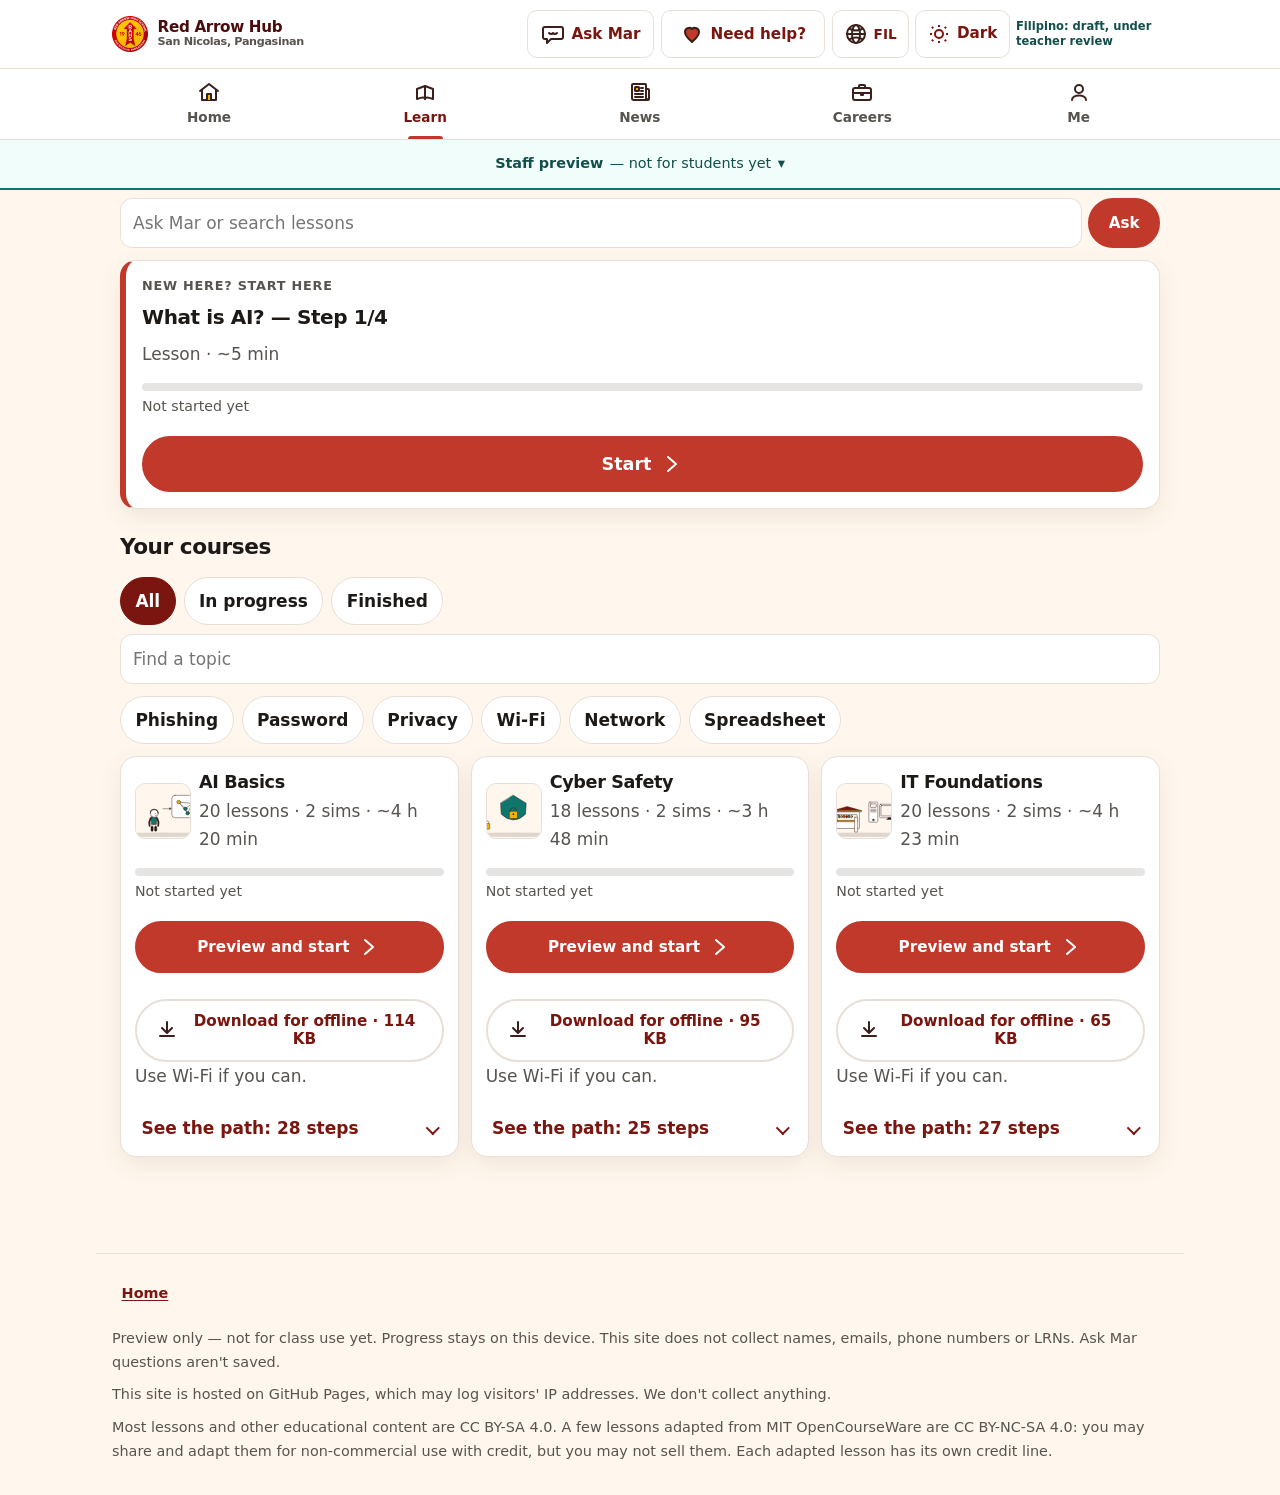
<file: index.html>
<!DOCTYPE html><html lang="en"><head><script>(function(){try{var p=localStorage.getItem("ra-proj")==="1";var t=p?"light":localStorage.getItem("ra-theme");if(t!=="light"&&t!=="dark")t=(window.matchMedia&&matchMedia("(prefers-color-scheme: dark)").matches)?"dark":"light";document.documentElement.setAttribute("data-theme",t)}catch(e){}})();</script><meta charset="utf-8"><meta name="robots" content="noindex, nofollow"><meta name="viewport" content="width=device-width, initial-scale=1"><meta name="theme-color" content="#7a160f"><title>Red Arrow Hub</title><link rel="stylesheet" href="css/styles.css"><link rel="stylesheet" href="v2.css"><link rel="stylesheet" href="learn.css"><link rel="icon" href="assets/seal-32.png" sizes="32x32" type="image/png"><link rel="apple-touch-icon" href="assets/apple-touch-icon.png"><link rel="manifest" href="manifest.webmanifest"></head><body data-page="home"><a class="skip-link" href="#main">Skip to content</a><header class="site-header" id="shell-header"><div class="header-inner"><a class="logo" href="index.html"><img src="assets/seal-72.png" width="36" height="36" alt="Red Arrow High School seal"><span class="logo-text"><strong>Red Arrow Hub</strong><span>San Nicolas, Pangasinan</span></span></a></div></header><div class="staff-banner" role="note"><details><summary><strong>Staff preview</strong> — not for students yet</summary><p><strong>Staff preview</strong> — for Red Arrow teachers and staff only. Not for students yet. <span lang="fil">· <strong>Preview para sa staff</strong> — hindi pa para sa mga estudyante. (FIL: DRAFT)</span></p></details></div><main id="main" class="wrap" tabindex="-1"><p class="boot-msg" role="status"><span class="boot-dot" aria-hidden="true"></span>Loading lessons… · Naglo-load ang mga aralin…</p><noscript><p class="boot-msg">Red Arrow Hub needs JavaScript to show lessons. Please turn it on in your browser settings, or ask a teacher for help. · Kailangan ng JavaScript ng Red Arrow Hub. Paki-on ito sa browser settings, o magtanong sa guro.</p></noscript></main><script defer src="data.js"></script><script defer src="catalog.js"></script><script defer src="askmar/askmar-safety.js"></script><script defer src="learn.js"></script><script defer src="v2.js"></script></body></html>
</file>
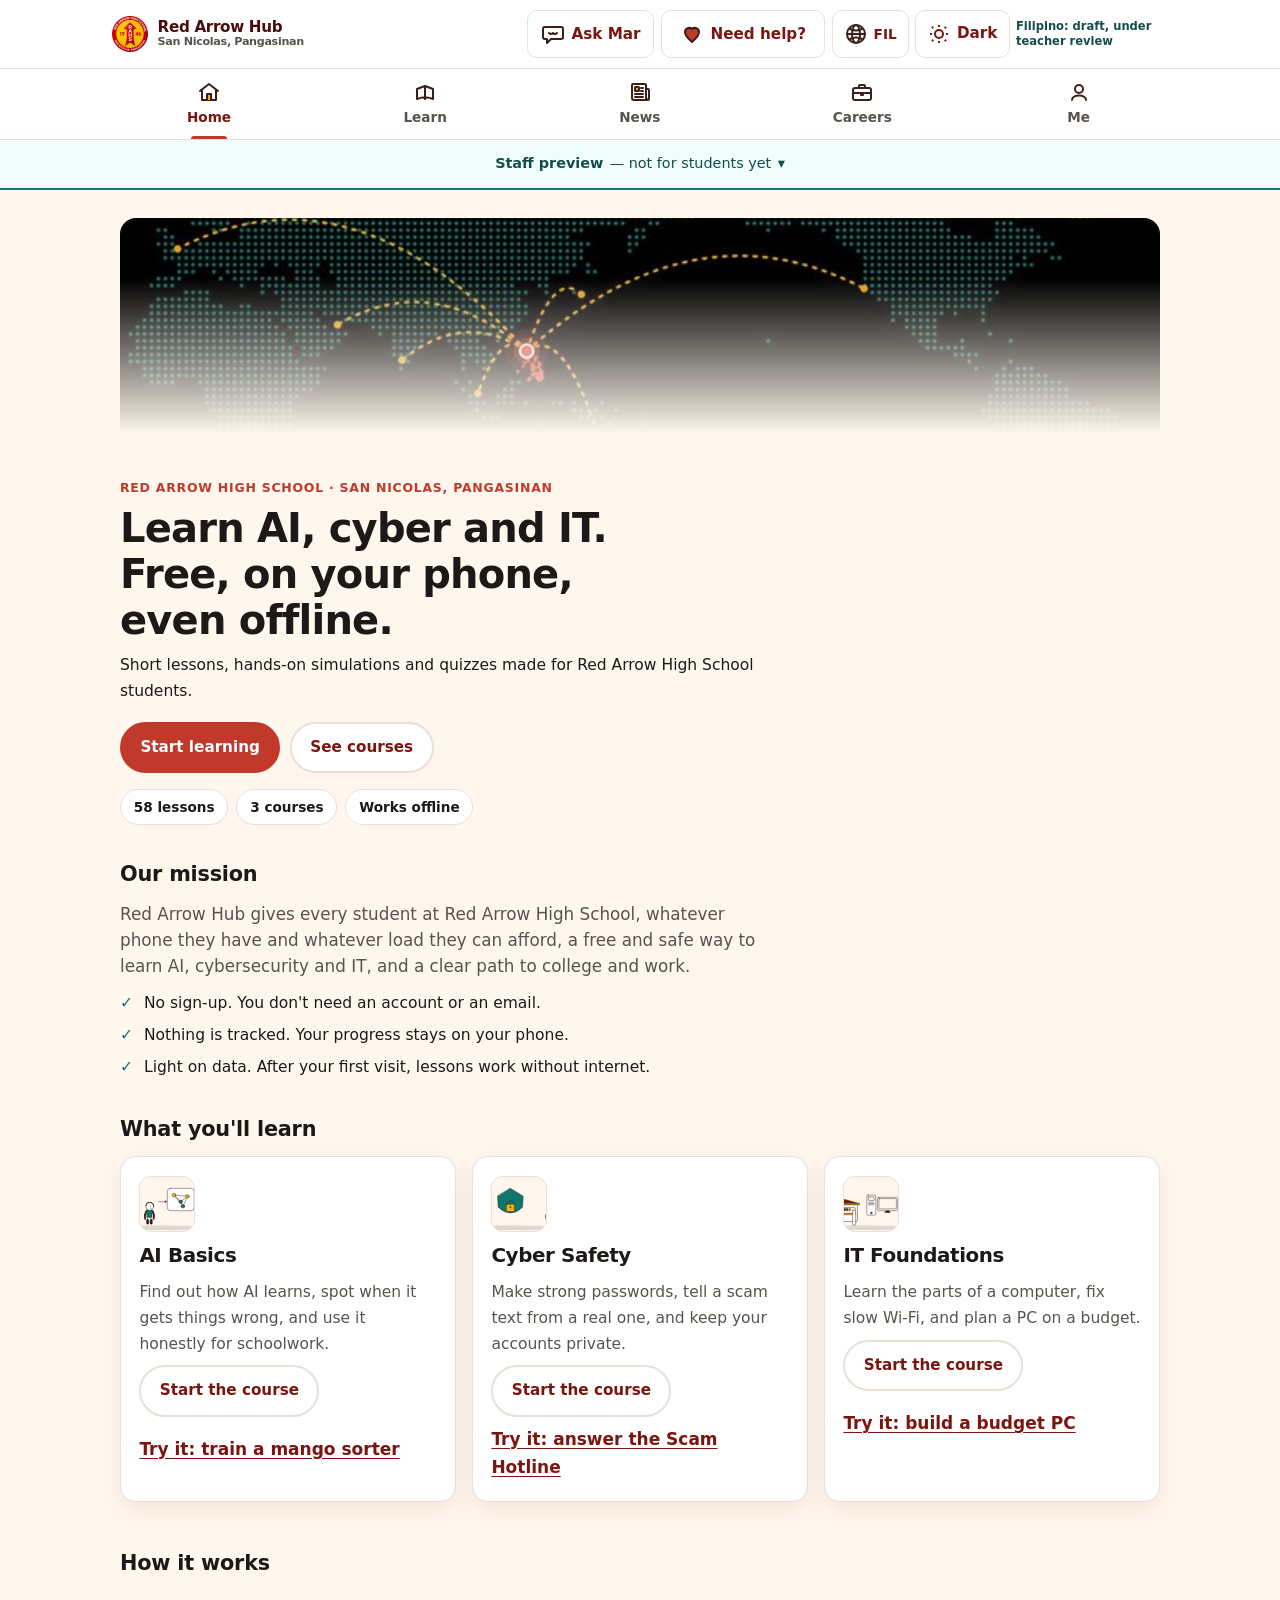
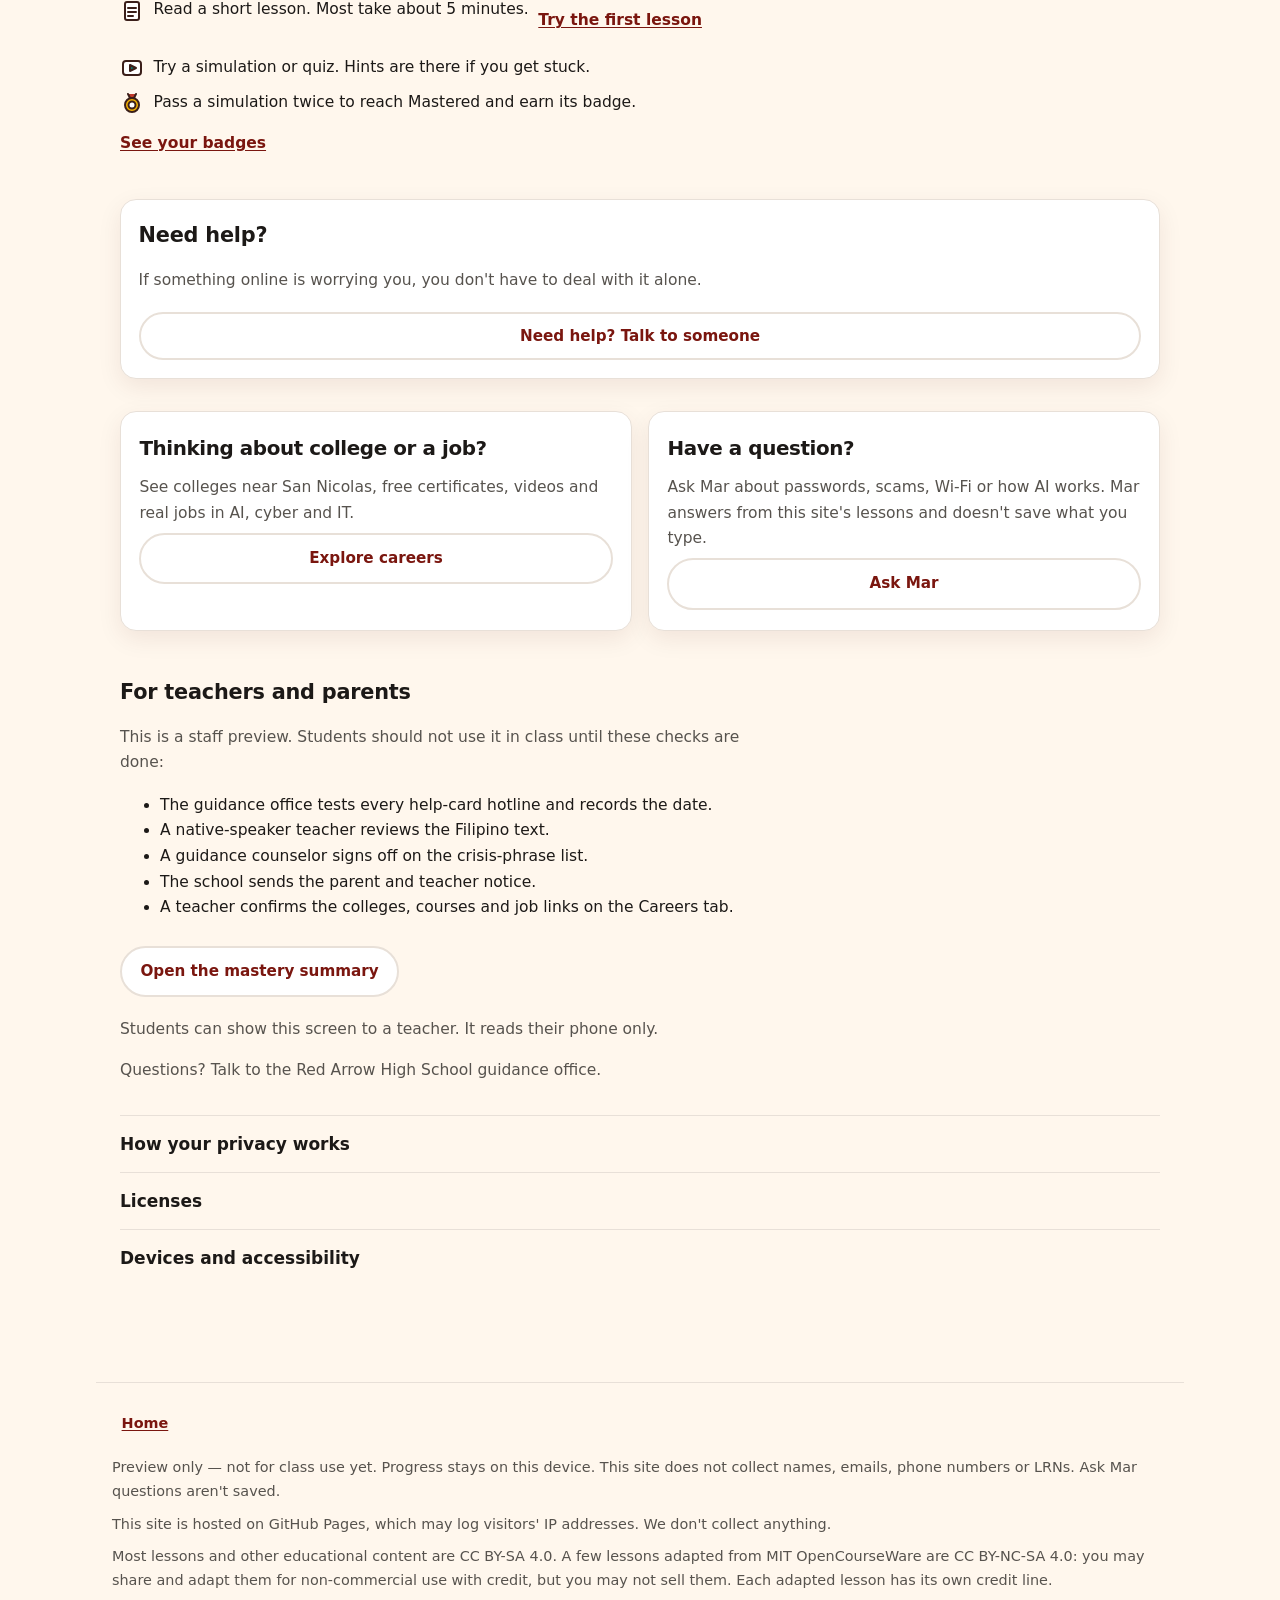
<file: about.html>
<!DOCTYPE html><html lang="en"><head><script>(function(){try{var p=localStorage.getItem("ra-proj")==="1";var t=p?"light":localStorage.getItem("ra-theme");if(t!=="light"&&t!=="dark")t=(window.matchMedia&&matchMedia("(prefers-color-scheme: dark)").matches)?"dark":"light";document.documentElement.setAttribute("data-theme",t)}catch(e){}})();</script><meta charset="utf-8"><meta name="robots" content="noindex, nofollow"><meta name="viewport" content="width=device-width, initial-scale=1"><meta name="theme-color" content="#7a160f"><title>Home · Red Arrow Hub</title><link rel="stylesheet" href="css/styles.css"><link rel="stylesheet" href="v2.css"><link rel="icon" href="assets/seal-32.png" sizes="32x32" type="image/png"><link rel="apple-touch-icon" href="assets/apple-touch-icon.png"><link rel="manifest" href="manifest.webmanifest"></head><body data-page="about"><a class="skip-link" href="#main">Skip to content</a><header class="site-header" id="shell-header"><div class="header-inner"><a class="logo" href="index.html"><img src="assets/seal-72.png" width="36" height="36" alt="Red Arrow High School seal"><span class="logo-text"><strong>Red Arrow Hub</strong><span>San Nicolas, Pangasinan</span></span></a></div></header><div class="staff-banner" role="note"><details><summary><strong>Staff preview</strong> — not for students yet</summary><p><strong>Staff preview</strong> — for Red Arrow teachers and staff only. Not for students yet. <span lang="fil">· <strong>Preview para sa staff</strong> — hindi pa para sa mga estudyante. (FIL: DRAFT)</span></p></details></div><main id="main" class="wrap" tabindex="-1"><p class="boot-msg" role="status"><span class="boot-dot" aria-hidden="true"></span>Loading lessons… · Naglo-load ang mga aralin…</p><noscript><p class="boot-msg">Red Arrow Hub needs JavaScript to show lessons. Please turn it on in your browser settings, or ask a teacher for help. · Kailangan ng JavaScript ng Red Arrow Hub. Paki-on ito sa browser settings, o magtanong sa guro.</p></noscript></main><script defer src="data.js"></script><script defer src="catalog.js"></script><script defer src="askmar/askmar-safety.js"></script><script defer src="v2.js"></script><script defer src="home.js"></script></body></html>
</file>
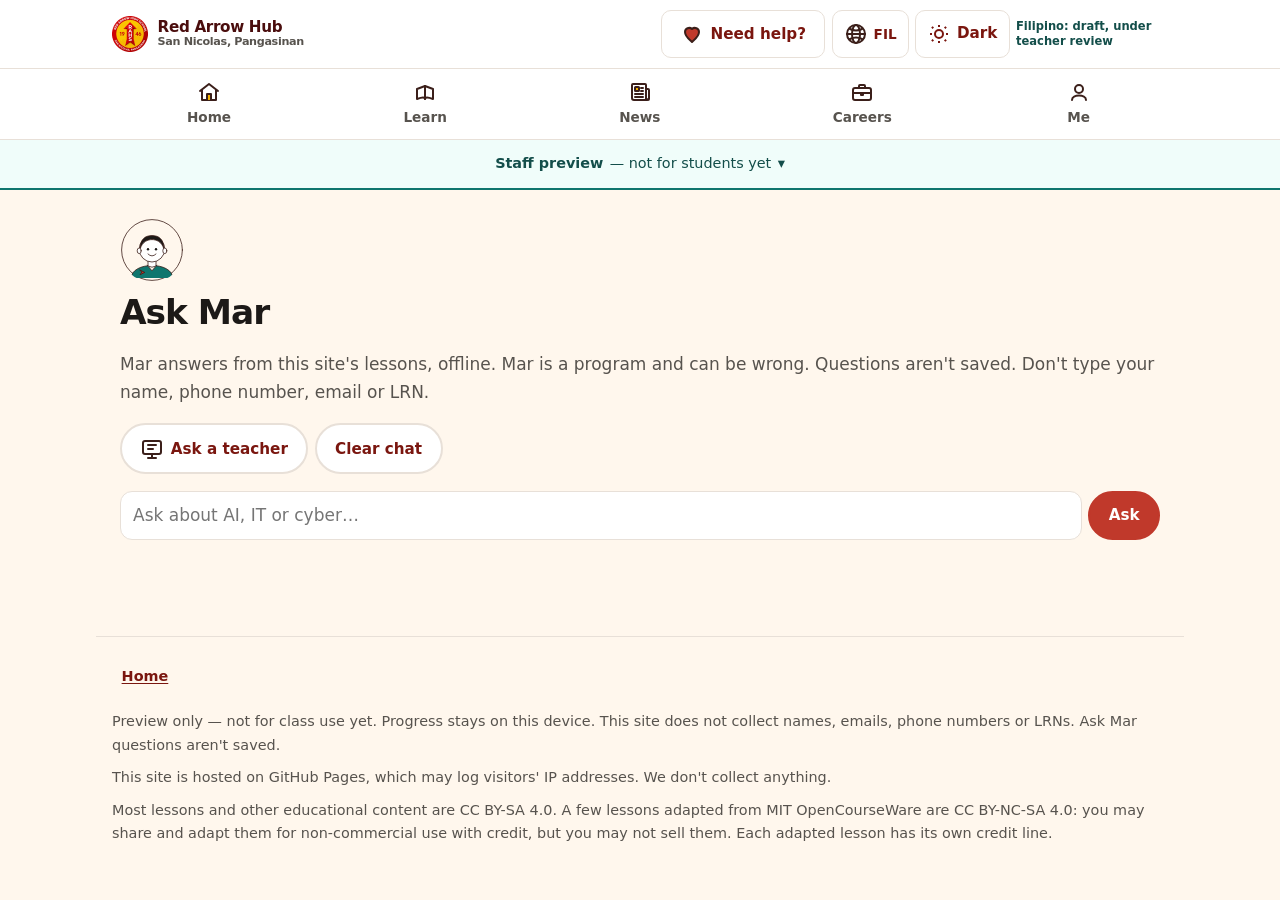
<file: ask.html>
<!DOCTYPE html><html lang="en"><head><script>(function(){try{var p=localStorage.getItem("ra-proj")==="1";var t=p?"light":localStorage.getItem("ra-theme");if(t!=="light"&&t!=="dark")t=(window.matchMedia&&matchMedia("(prefers-color-scheme: dark)").matches)?"dark":"light";document.documentElement.setAttribute("data-theme",t)}catch(e){}})();</script><meta charset="utf-8"><meta name="robots" content="noindex, nofollow"><meta name="viewport" content="width=device-width, initial-scale=1"><meta name="theme-color" content="#7a160f"><title>Red Arrow Hub</title><link rel="stylesheet" href="css/styles.css"><link rel="stylesheet" href="v2.css"><link rel="icon" href="assets/seal-32.png" sizes="32x32" type="image/png"><link rel="apple-touch-icon" href="assets/apple-touch-icon.png"><link rel="manifest" href="manifest.webmanifest"></head><body data-page="ask"><a class="skip-link" href="#main">Skip to content</a><header class="site-header" id="shell-header"><div class="header-inner"><a class="logo" href="index.html"><img src="assets/seal-72.png" width="36" height="36" alt="Red Arrow High School seal"><span class="logo-text"><strong>Red Arrow Hub</strong><span>San Nicolas, Pangasinan</span></span></a></div></header><div class="staff-banner" role="note"><details><summary><strong>Staff preview</strong> — not for students yet</summary><p><strong>Staff preview</strong> — for Red Arrow teachers and staff only. Not for students yet. <span lang="fil">· <strong>Preview para sa staff</strong> — hindi pa para sa mga estudyante. (FIL: DRAFT)</span></p></details></div><main id="main" class="wrap" tabindex="-1"><p class="boot-msg" role="status"><span class="boot-dot" aria-hidden="true"></span>Loading lessons… · Naglo-load ang mga aralin…</p><noscript><p class="boot-msg">Red Arrow Hub needs JavaScript to show lessons. Please turn it on in your browser settings, or ask a teacher for help. · Kailangan ng JavaScript ng Red Arrow Hub. Paki-on ito sa browser settings, o magtanong sa guro.</p></noscript></main><script defer src="data.js"></script><script defer src="art/art-index.js"></script><script defer src="askmar/askmar-safety.js"></script><script defer src="v2.js"></script></body></html>
</file>
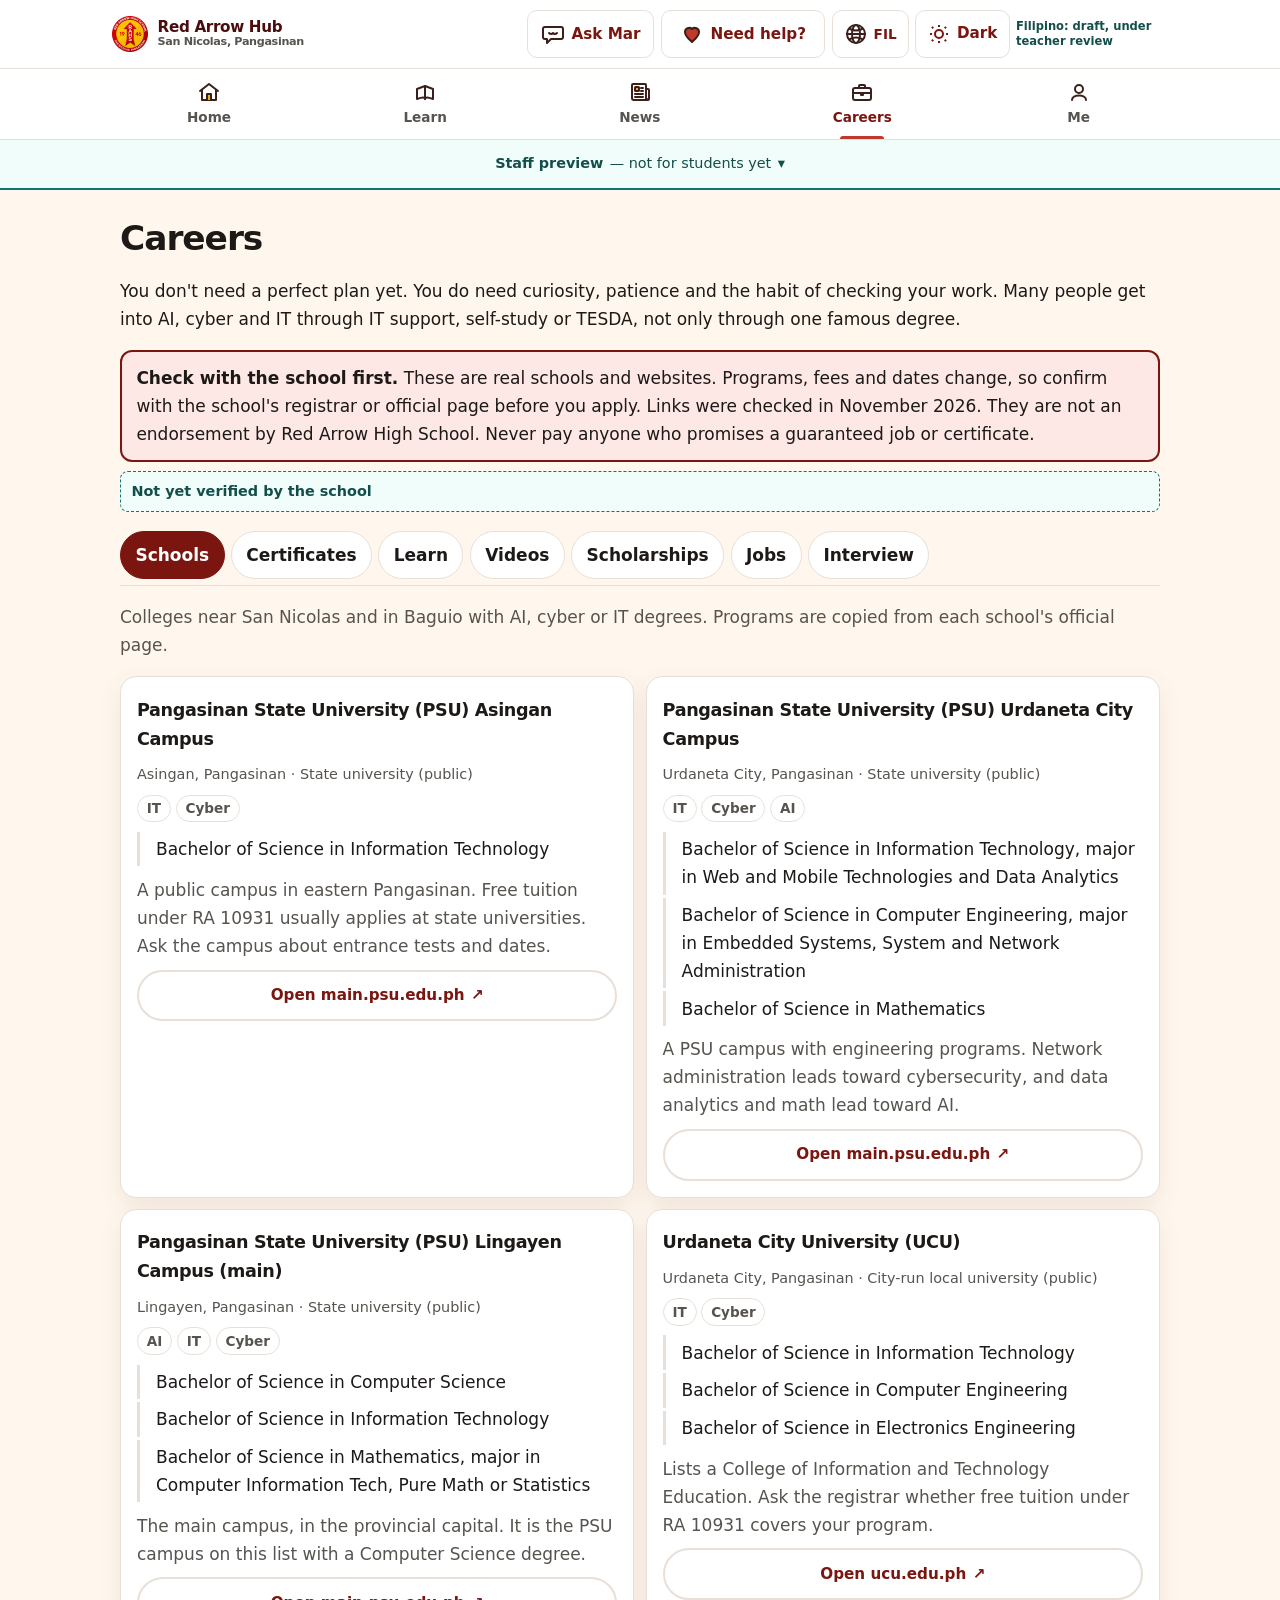
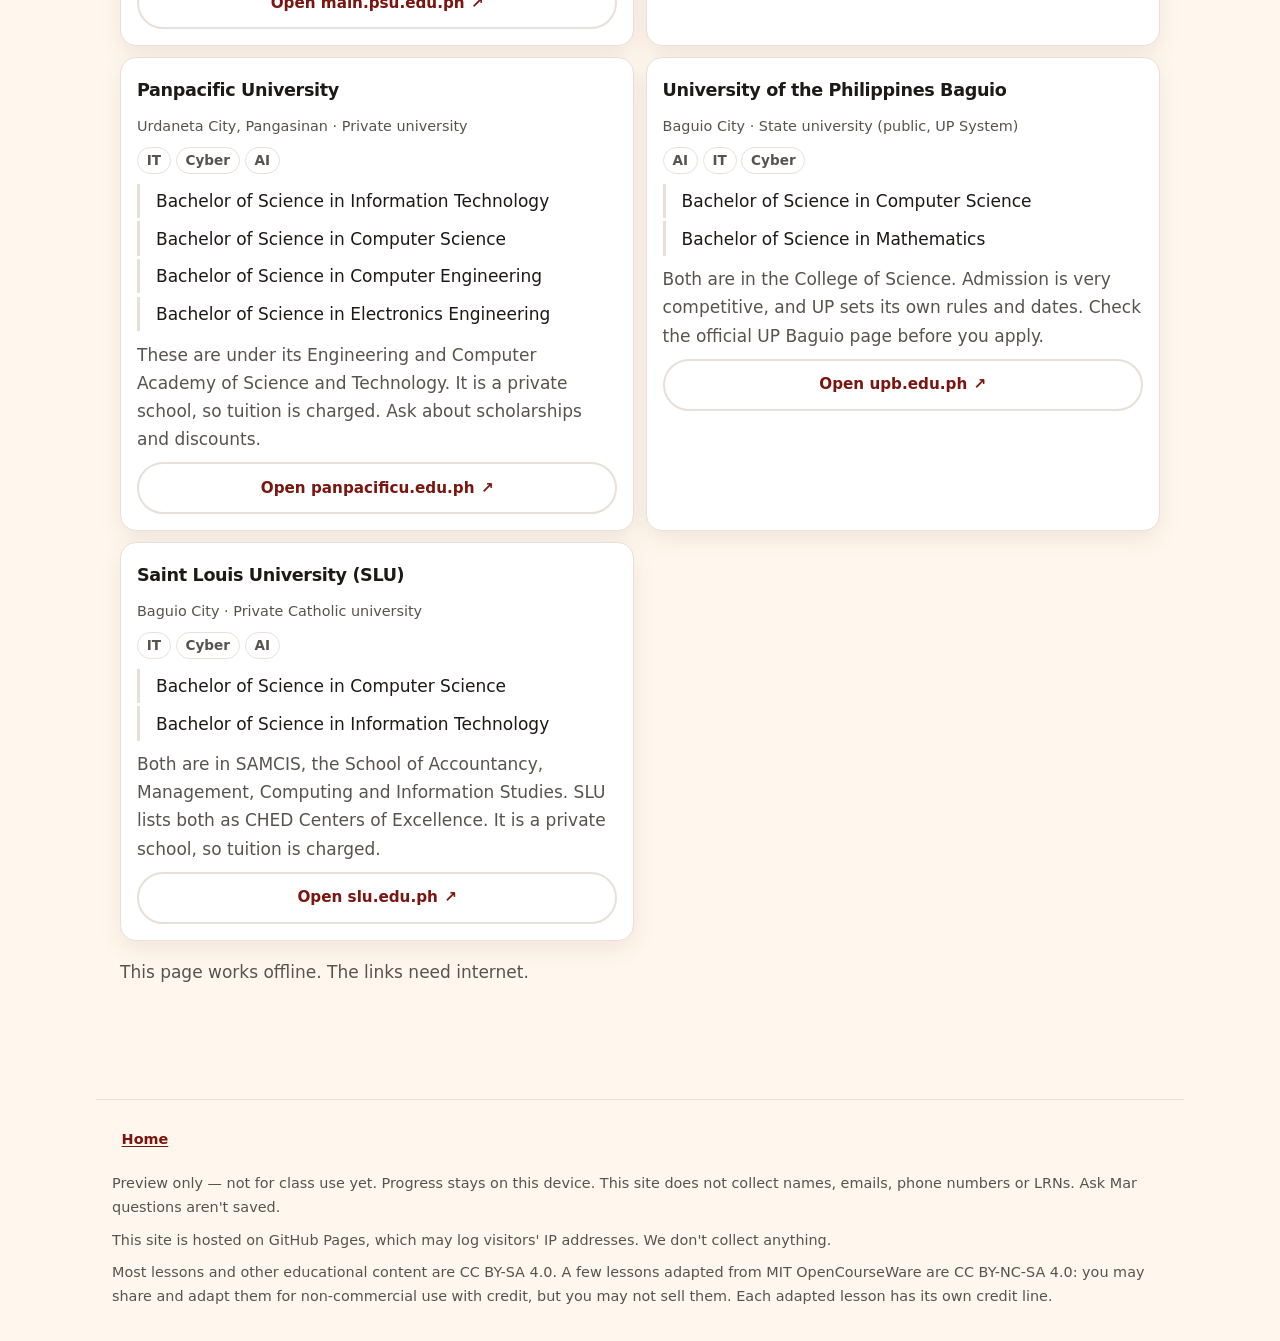
<file: careers.html>
<!DOCTYPE html><html lang="en"><head><script>(function(){try{var p=localStorage.getItem("ra-proj")==="1";var t=p?"light":localStorage.getItem("ra-theme");if(t!=="light"&&t!=="dark")t=(window.matchMedia&&matchMedia("(prefers-color-scheme: dark)").matches)?"dark":"light";document.documentElement.setAttribute("data-theme",t)}catch(e){}})();</script><meta charset="utf-8"><meta name="robots" content="noindex, nofollow"><meta name="viewport" content="width=device-width, initial-scale=1"><meta name="theme-color" content="#7a160f"><title>Careers · Red Arrow Hub</title><link rel="stylesheet" href="css/styles.css"><link rel="stylesheet" href="v2.css"><link rel="icon" href="assets/seal-32.png" sizes="32x32" type="image/png"><link rel="apple-touch-icon" href="assets/apple-touch-icon.png"><link rel="manifest" href="manifest.webmanifest"></head><body data-page="careers"><a class="skip-link" href="#main">Skip to content</a><header class="site-header" id="shell-header"><div class="header-inner"><a class="logo" href="index.html"><img src="assets/seal-72.png" width="36" height="36" alt="Red Arrow High School seal"><span class="logo-text"><strong>Red Arrow Hub</strong><span>San Nicolas, Pangasinan</span></span></a></div></header><div class="staff-banner" role="note"><details><summary><strong>Staff preview</strong> — not for students yet</summary><p><strong>Staff preview</strong> — for Red Arrow teachers and staff only. Not for students yet. <span lang="fil">· <strong>Preview para sa staff</strong> — hindi pa para sa mga estudyante. (FIL: DRAFT)</span></p></details></div><main id="main" class="wrap" tabindex="-1"><p class="boot-msg" role="status"><span class="boot-dot" aria-hidden="true"></span>Loading lessons… · Naglo-load ang mga aralin…</p><noscript><p class="boot-msg">Red Arrow Hub needs JavaScript to show lessons. Please turn it on in your browser settings, or ask a teacher for help. · Kailangan ng JavaScript ng Red Arrow Hub. Paki-on ito sa browser settings, o magtanong sa guro.</p></noscript></main><script defer src="data.js"></script><script defer src="askmar/askmar-safety.js"></script><script defer src="careers.js"></script><script defer src="v2.js"></script></body></html>
</file>
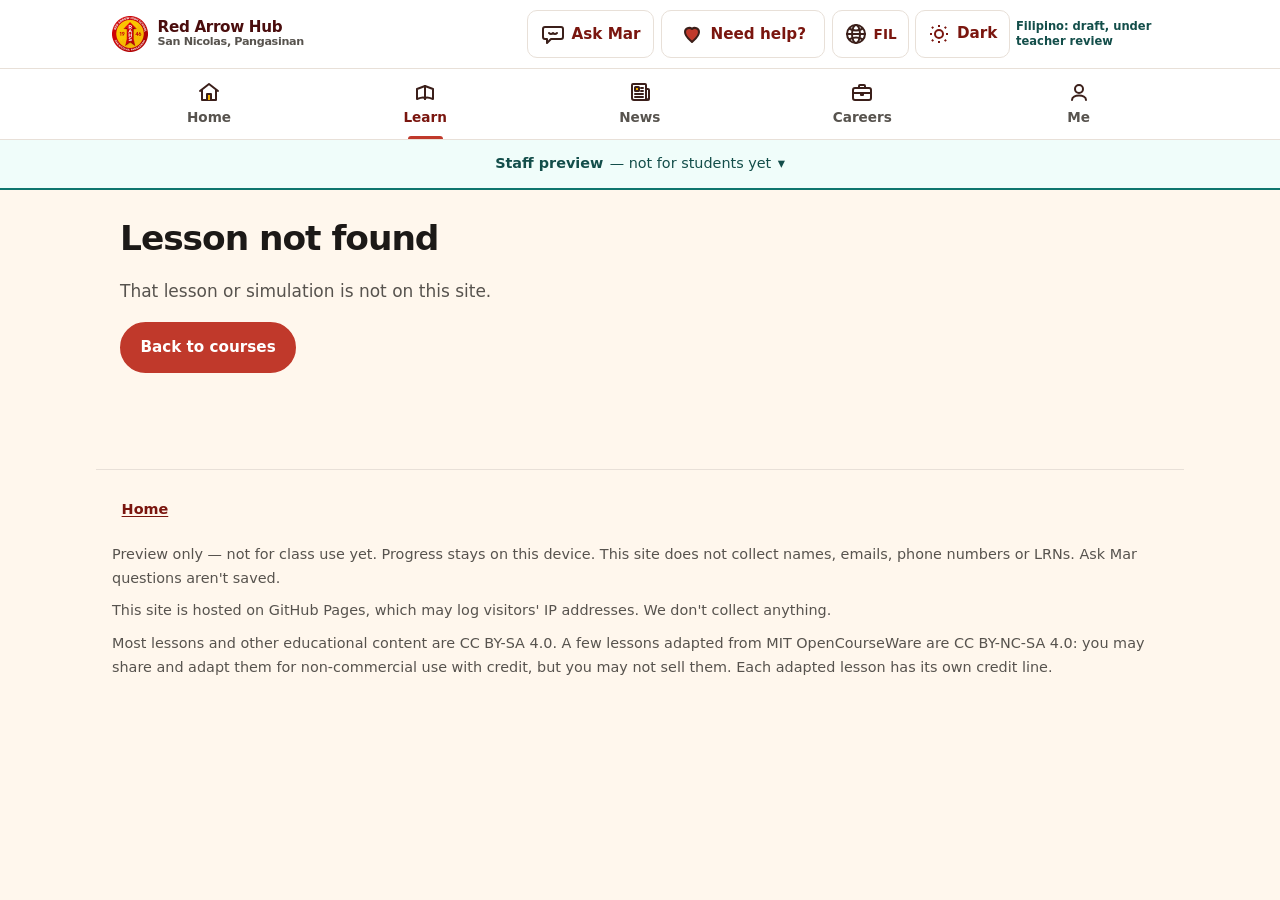
<file: lesson.html>
<!DOCTYPE html><html lang="en"><head><script>(function(){try{var p=localStorage.getItem("ra-proj")==="1";var t=p?"light":localStorage.getItem("ra-theme");if(t!=="light"&&t!=="dark")t=(window.matchMedia&&matchMedia("(prefers-color-scheme: dark)").matches)?"dark":"light";document.documentElement.setAttribute("data-theme",t)}catch(e){}})();</script><meta charset="utf-8"><meta name="robots" content="noindex, nofollow"><meta name="viewport" content="width=device-width, initial-scale=1"><meta name="theme-color" content="#7a160f"><title>Red Arrow Hub</title><link rel="stylesheet" href="css/styles.css"><link rel="stylesheet" href="v2.css"><link rel="icon" href="assets/seal-32.png" sizes="32x32" type="image/png"><link rel="apple-touch-icon" href="assets/apple-touch-icon.png"><link rel="manifest" href="manifest.webmanifest"></head><body data-page="lesson"><a class="skip-link" href="#main">Skip to content</a><header class="site-header" id="shell-header"><div class="header-inner"><a class="logo" href="index.html"><img src="assets/seal-72.png" width="36" height="36" alt="Red Arrow High School seal"><span class="logo-text"><strong>Red Arrow Hub</strong><span>San Nicolas, Pangasinan</span></span></a></div></header><div class="staff-banner" role="note"><details><summary><strong>Staff preview</strong> — not for students yet</summary><p><strong>Staff preview</strong> — for Red Arrow teachers and staff only. Not for students yet. <span lang="fil">· <strong>Preview para sa staff</strong> — hindi pa para sa mga estudyante. (FIL: DRAFT)</span></p></details></div><main id="main" class="wrap" tabindex="-1"><p class="boot-msg" role="status"><span class="boot-dot" aria-hidden="true"></span>Loading lessons… · Naglo-load ang mga aralin…</p><noscript><p class="boot-msg">Red Arrow Hub needs JavaScript to show lessons. Please turn it on in your browser settings, or ask a teacher for help. · Kailangan ng JavaScript ng Red Arrow Hub. Paki-on ito sa browser settings, o magtanong sa guro.</p></noscript></main><script defer src="data.js"></script><script defer src="catalog.js"></script><script defer src="art/art-index.js"></script><script defer src="askmar/askmar-safety.js"></script><script defer src="v2.js"></script></body></html>
</file>
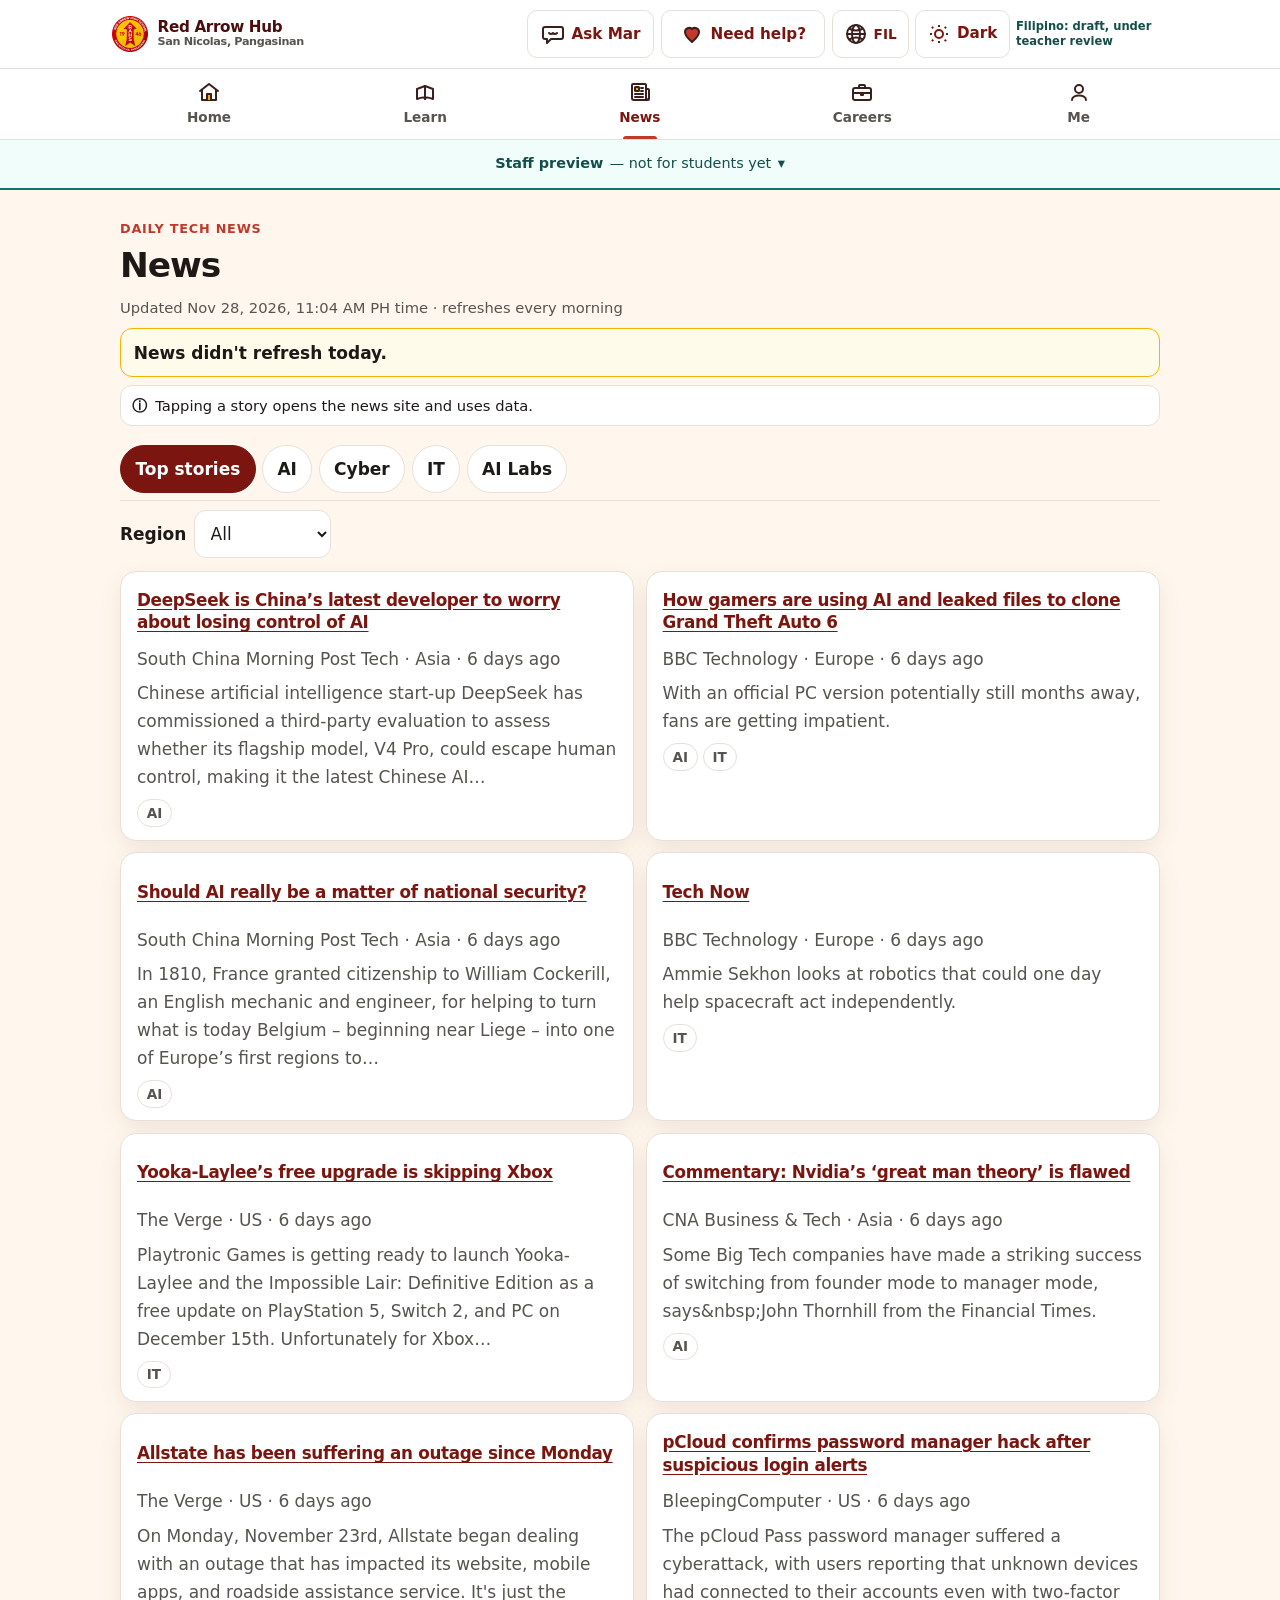
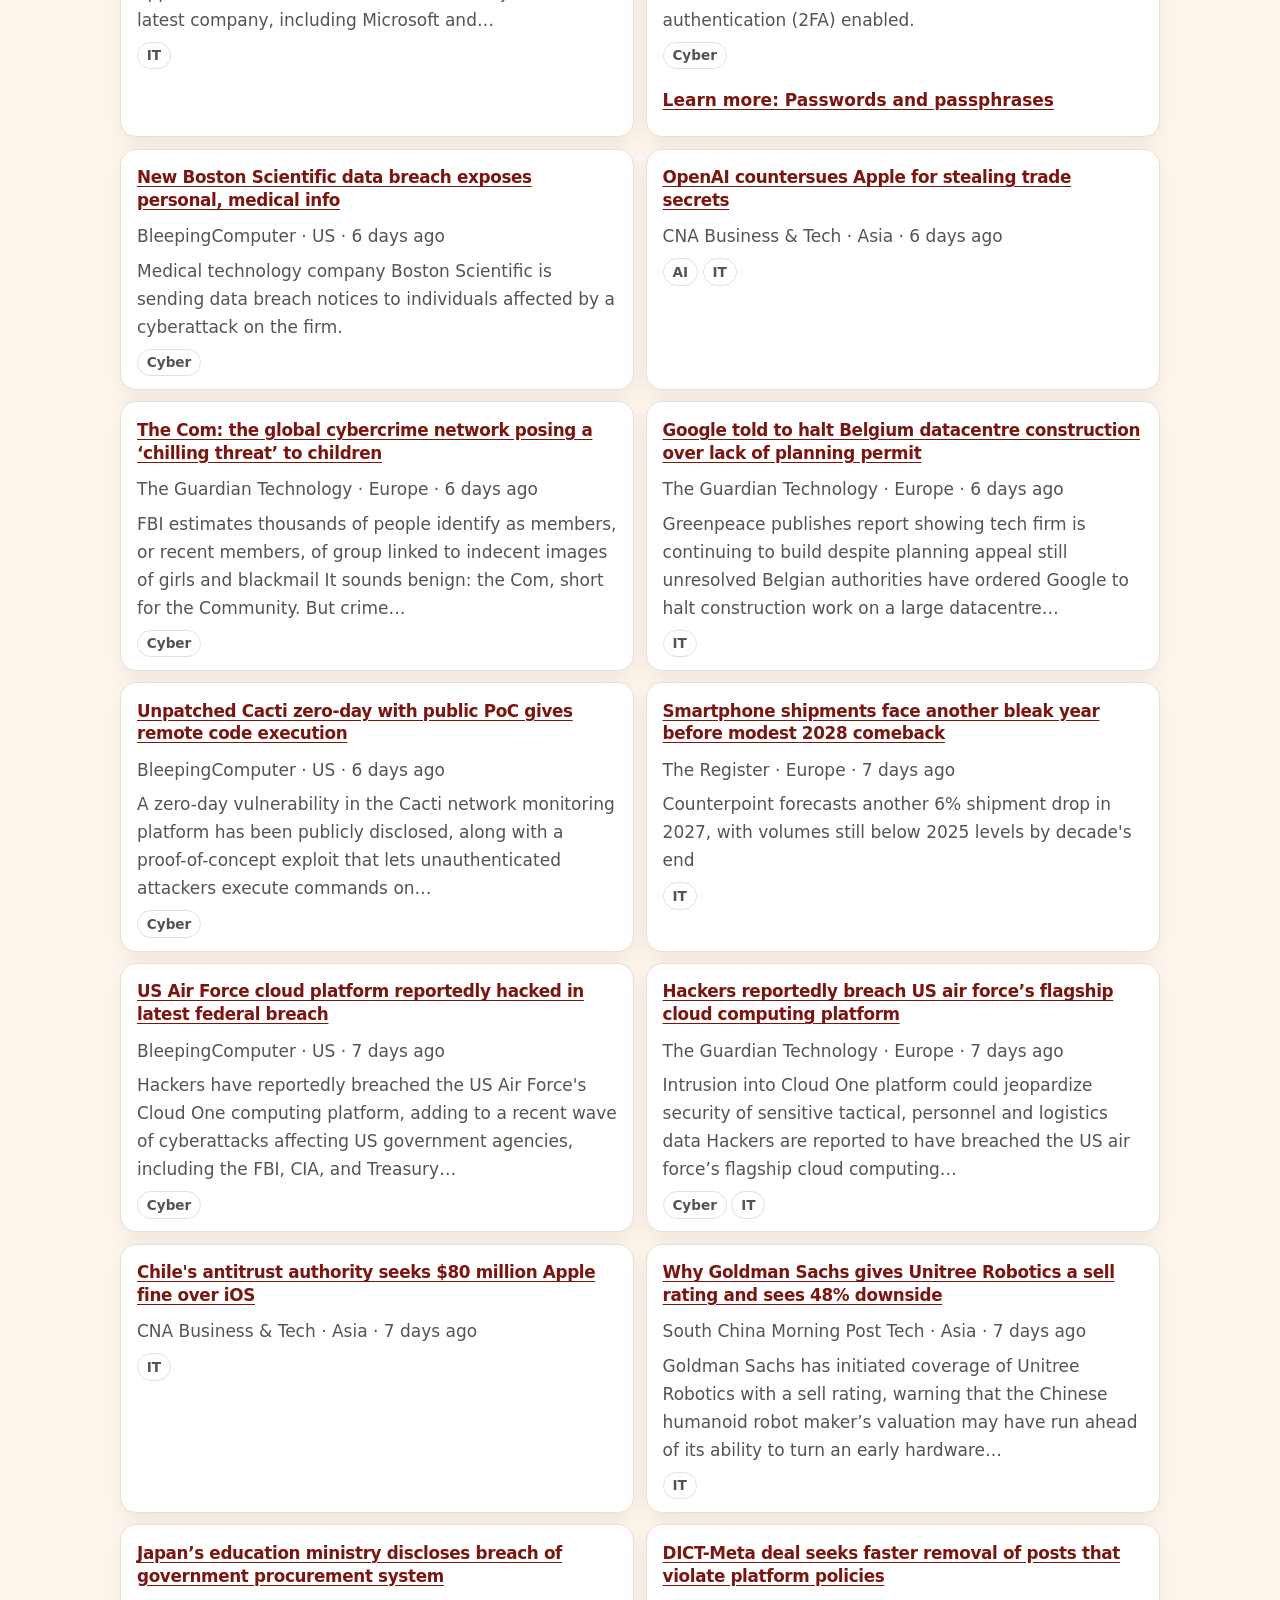
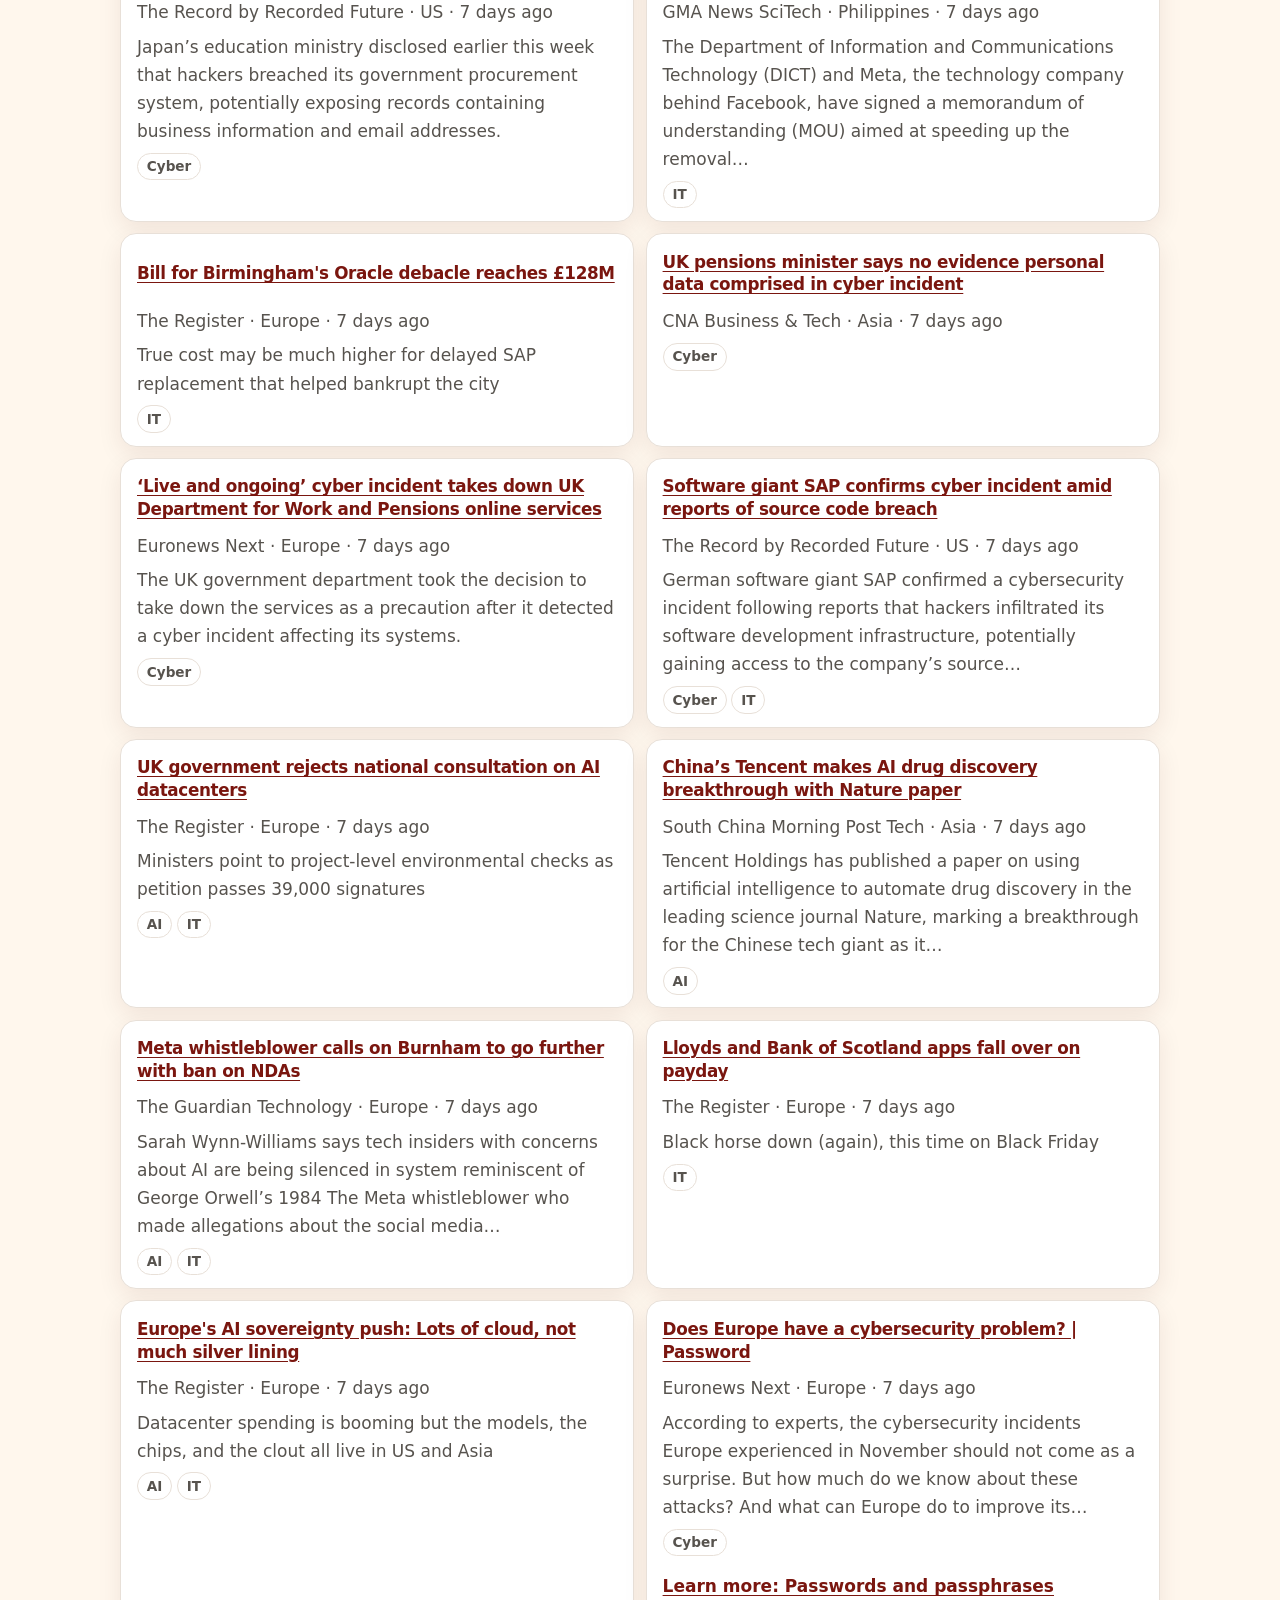
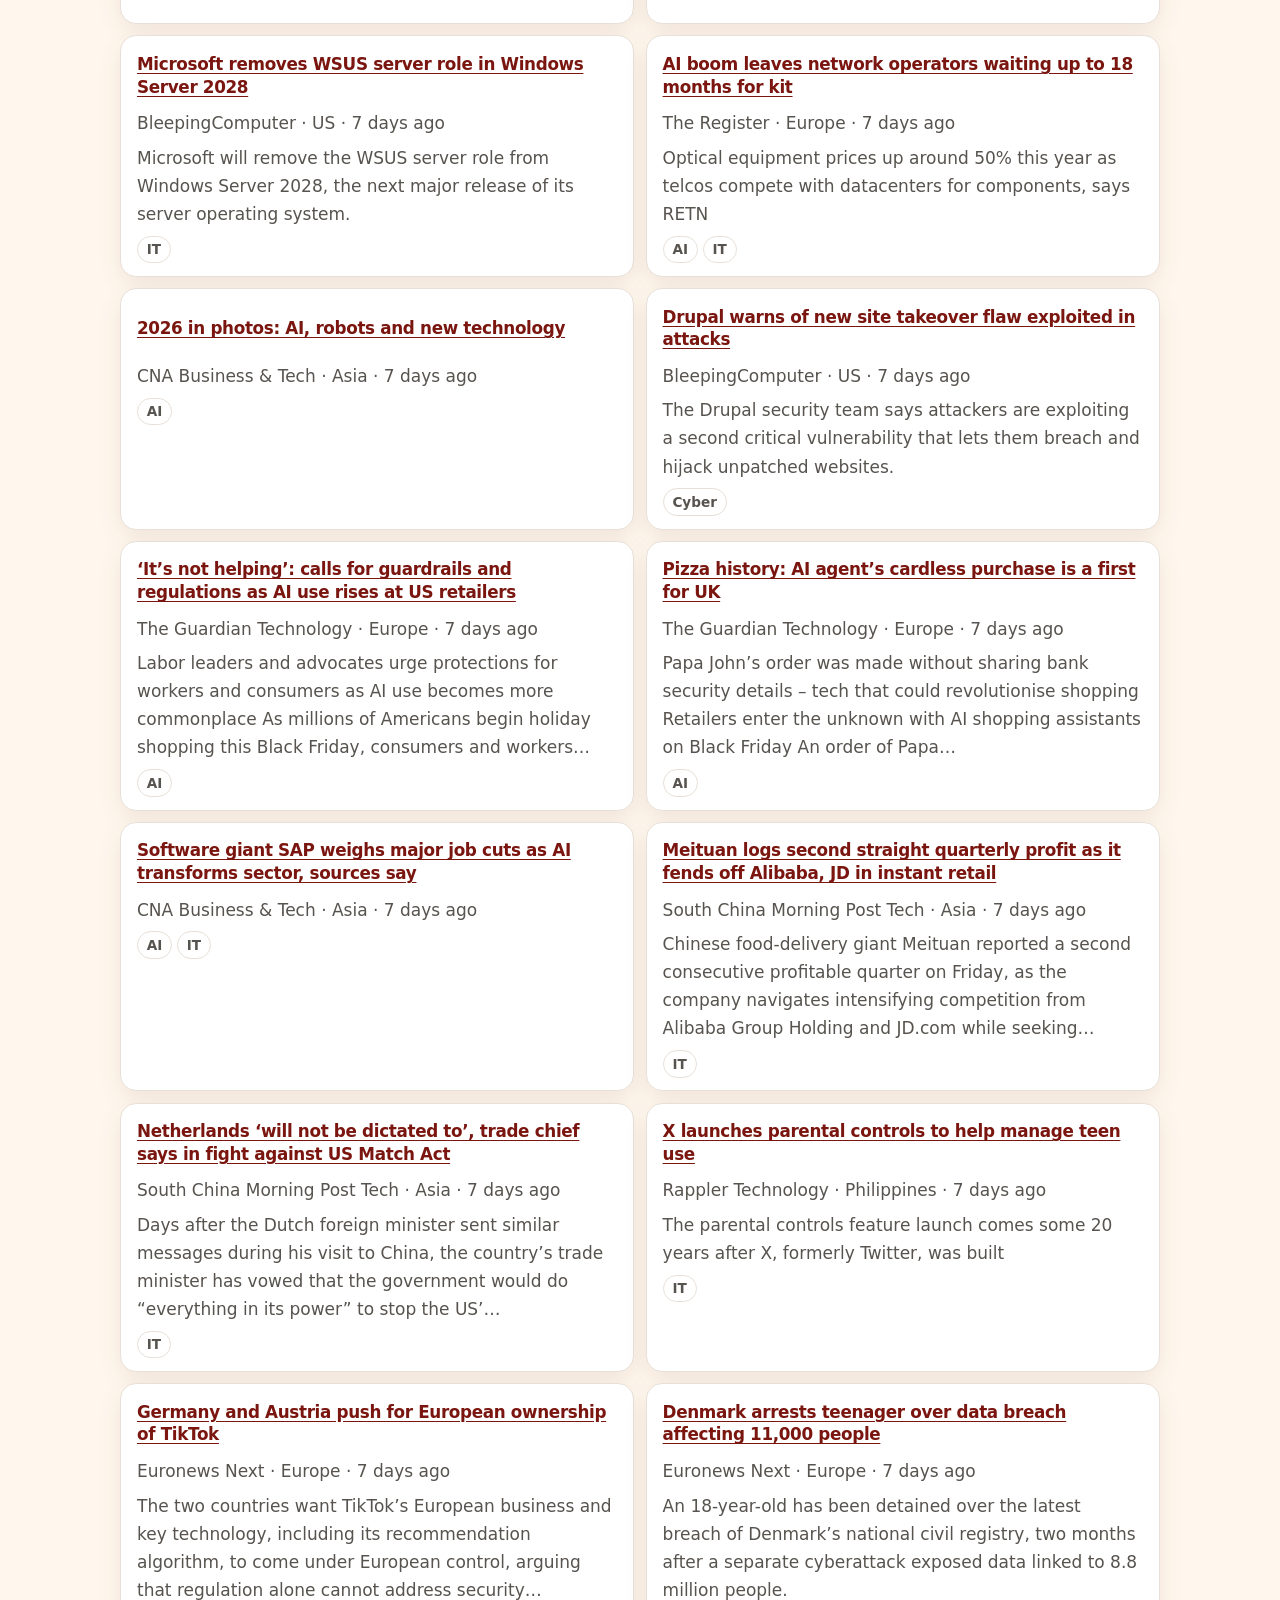
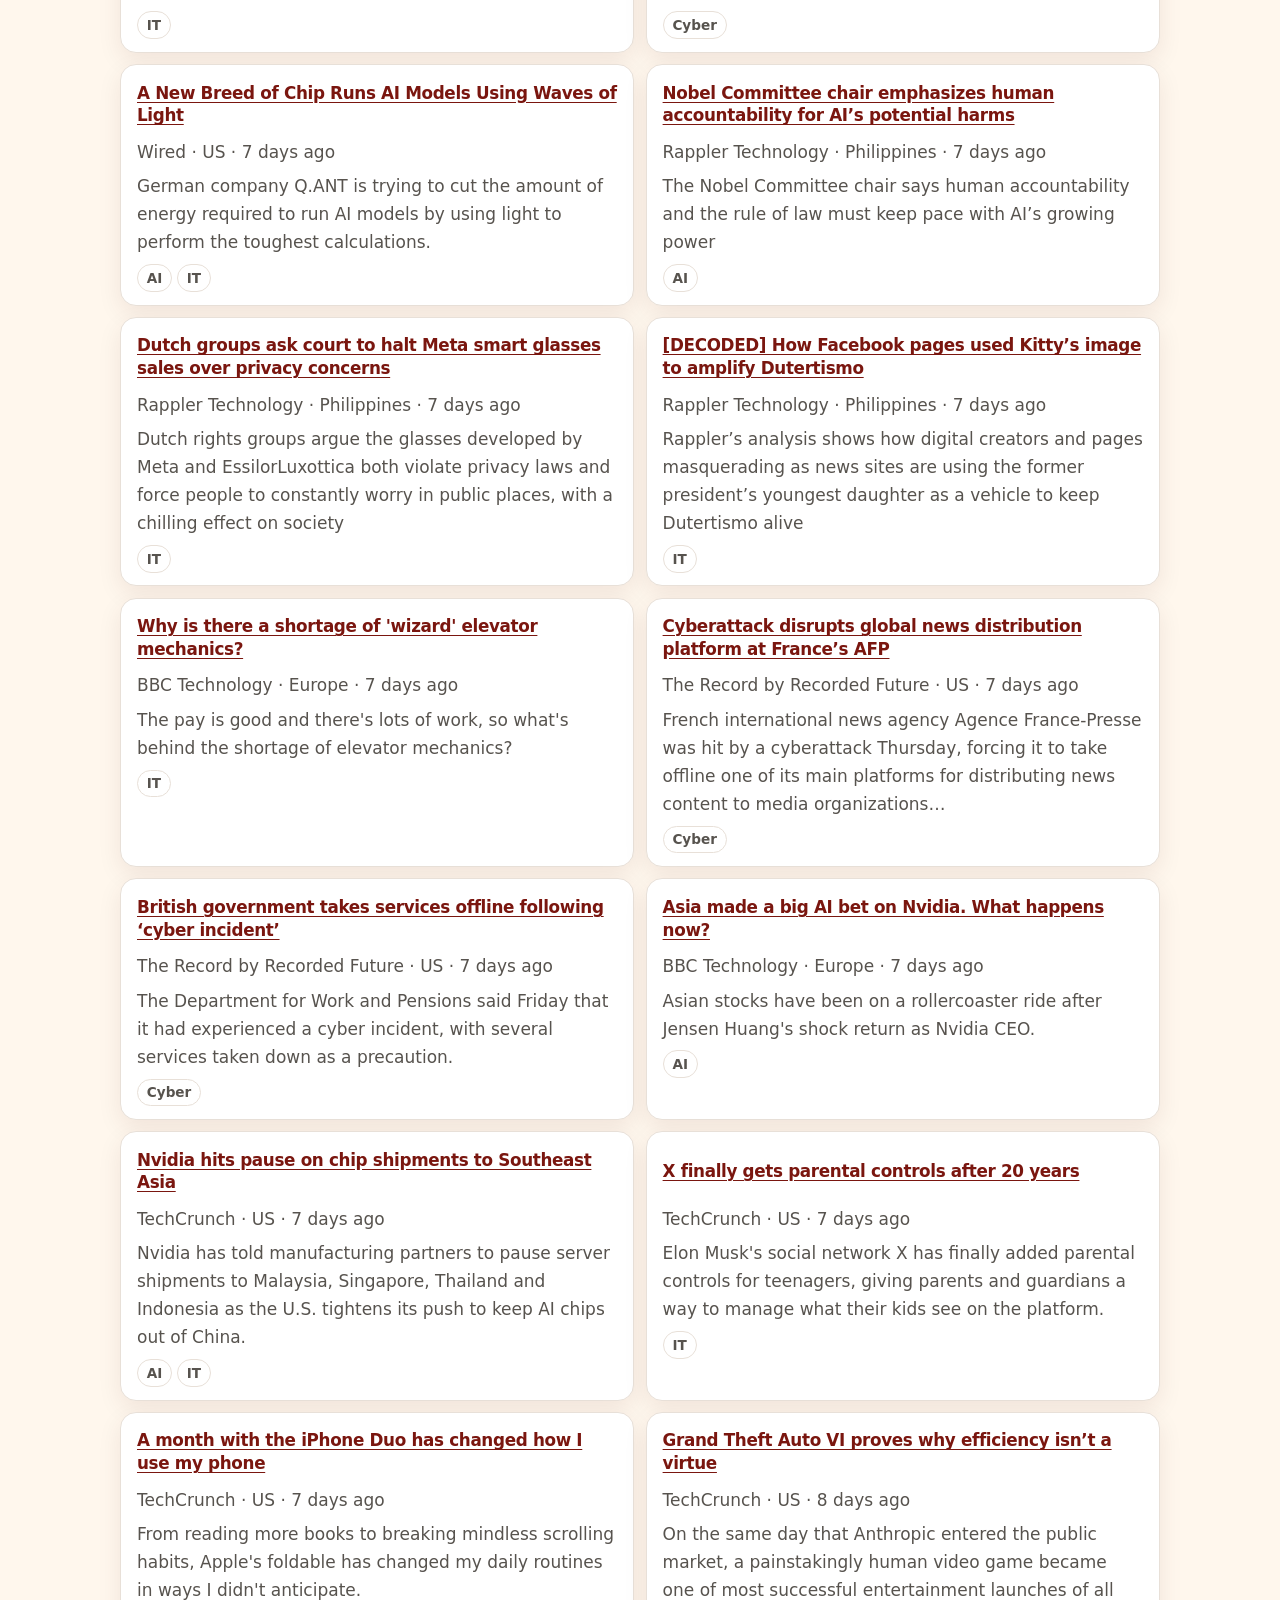
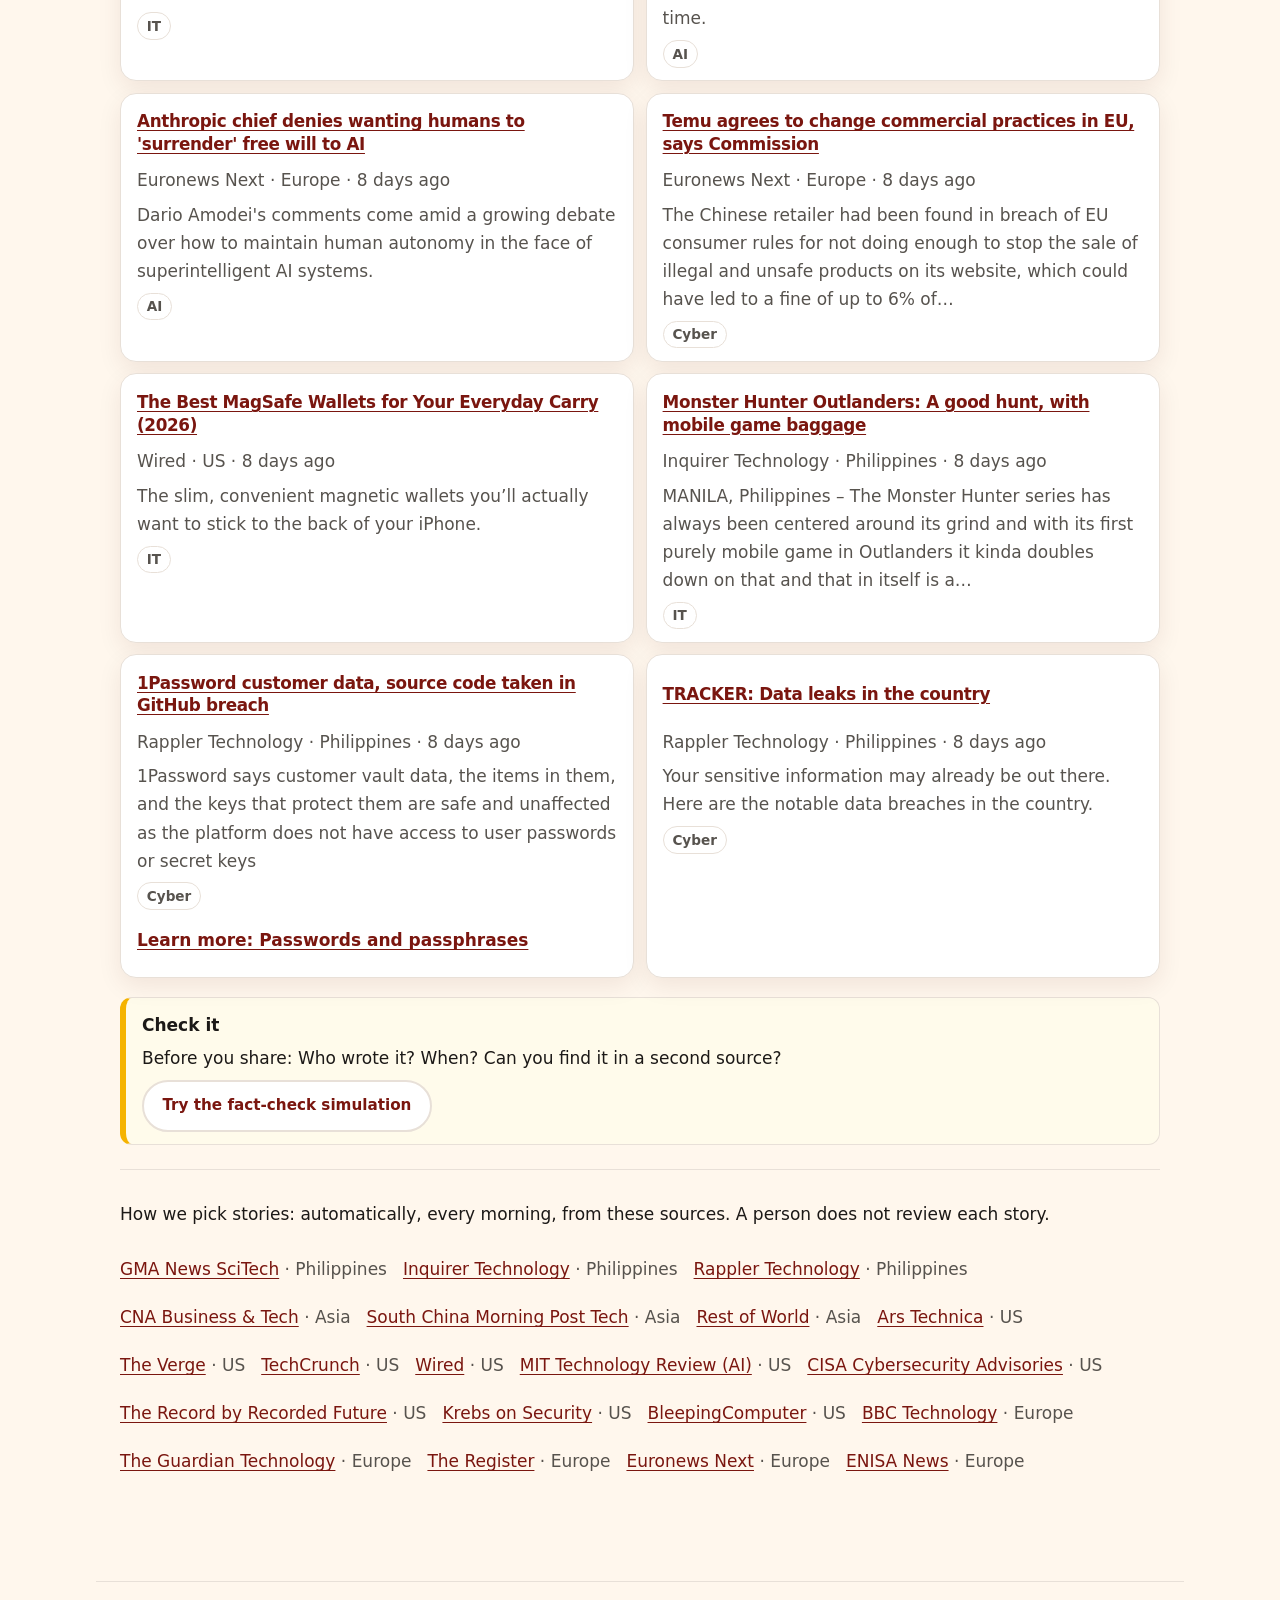
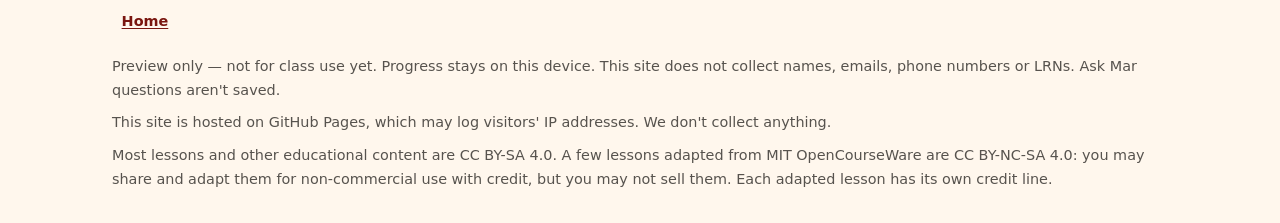
<file: news.html>
<!DOCTYPE html><html lang="en"><head><script>(function(){try{var p=localStorage.getItem("ra-proj")==="1";var t=p?"light":localStorage.getItem("ra-theme");if(t!=="light"&&t!=="dark")t=(window.matchMedia&&matchMedia("(prefers-color-scheme: dark)").matches)?"dark":"light";document.documentElement.setAttribute("data-theme",t)}catch(e){}})();</script><meta charset="utf-8"><meta name="robots" content="noindex, nofollow"><meta name="viewport" content="width=device-width, initial-scale=1"><meta name="theme-color" content="#7a160f"><title>News · Red Arrow Hub</title><link rel="stylesheet" href="css/styles.css"><link rel="stylesheet" href="v2.css"><link rel="icon" href="assets/seal-32.png" sizes="32x32" type="image/png"><link rel="apple-touch-icon" href="assets/apple-touch-icon.png"><link rel="manifest" href="manifest.webmanifest"></head><body data-page="news"><a class="skip-link" href="#main">Skip to content</a><header class="site-header" id="shell-header"><div class="header-inner"><a class="logo" href="index.html"><img src="assets/seal-72.png" width="36" height="36" alt="Red Arrow High School seal"><span class="logo-text"><strong>Red Arrow Hub</strong><span>San Nicolas, Pangasinan</span></span></a></div></header><div class="staff-banner" role="note"><details><summary><strong>Staff preview</strong> — not for students yet</summary><p><strong>Staff preview</strong> — for Red Arrow teachers and staff only. Not for students yet. <span lang="fil">· <strong>Preview para sa staff</strong> — hindi pa para sa mga estudyante. (FIL: DRAFT)</span></p></details></div><main id="main" class="wrap" tabindex="-1"><p class="boot-msg" role="status"><span class="boot-dot" aria-hidden="true"></span>Loading lessons… · Naglo-load ang mga aralin…</p><noscript><p class="boot-msg">Red Arrow Hub needs JavaScript to show lessons. Please turn it on in your browser settings, or ask a teacher for help. · Kailangan ng JavaScript ng Red Arrow Hub. Paki-on ito sa browser settings, o magtanong sa guro.</p></noscript></main><script defer src="data.js"></script><script defer src="askmar/askmar-safety.js"></script><script defer src="v2.js"></script><script defer src="news-page.js"></script></body></html>
</file>
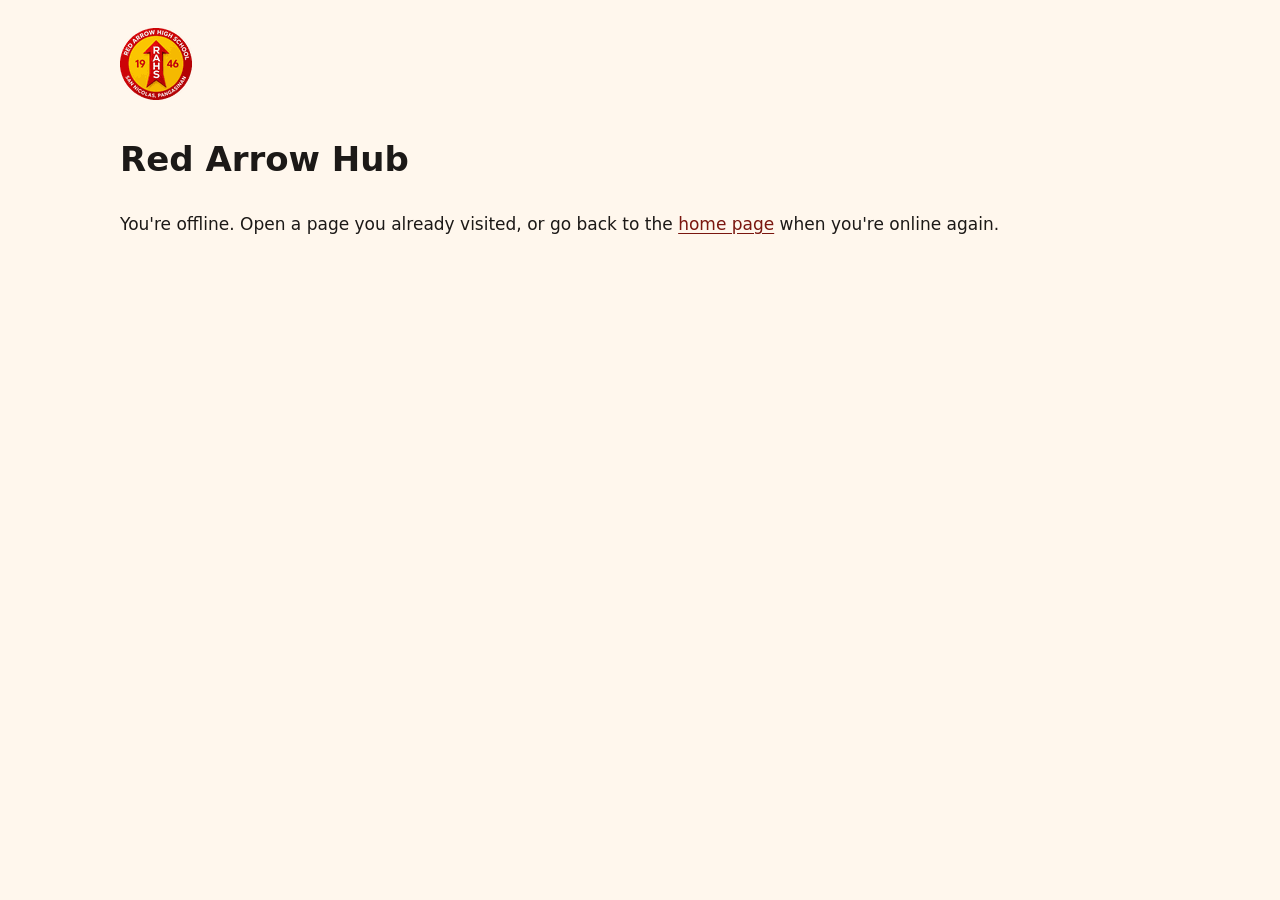
<file: offline.html>
<!DOCTYPE html><html lang="en"><head><meta charset="utf-8"><meta name="robots" content="noindex, nofollow"><meta name="viewport" content="width=device-width, initial-scale=1"><title>Red Arrow Hub</title><link rel="stylesheet" href="css/styles.css"><link rel="stylesheet" href="v2.css"><link rel="icon" href="assets/seal-32.png" sizes="32x32" type="image/png"><link rel="apple-touch-icon" href="assets/apple-touch-icon.png"></head><body><main class="wrap"><img src="assets/seal-72.png" width="72" height="72" alt="Red Arrow High School seal"><h1>Red Arrow Hub</h1><p>You're offline. Open a page you already visited, or go back to the <a href="index.html">home page</a> when you're online again.</p></main></body></html>
</file>
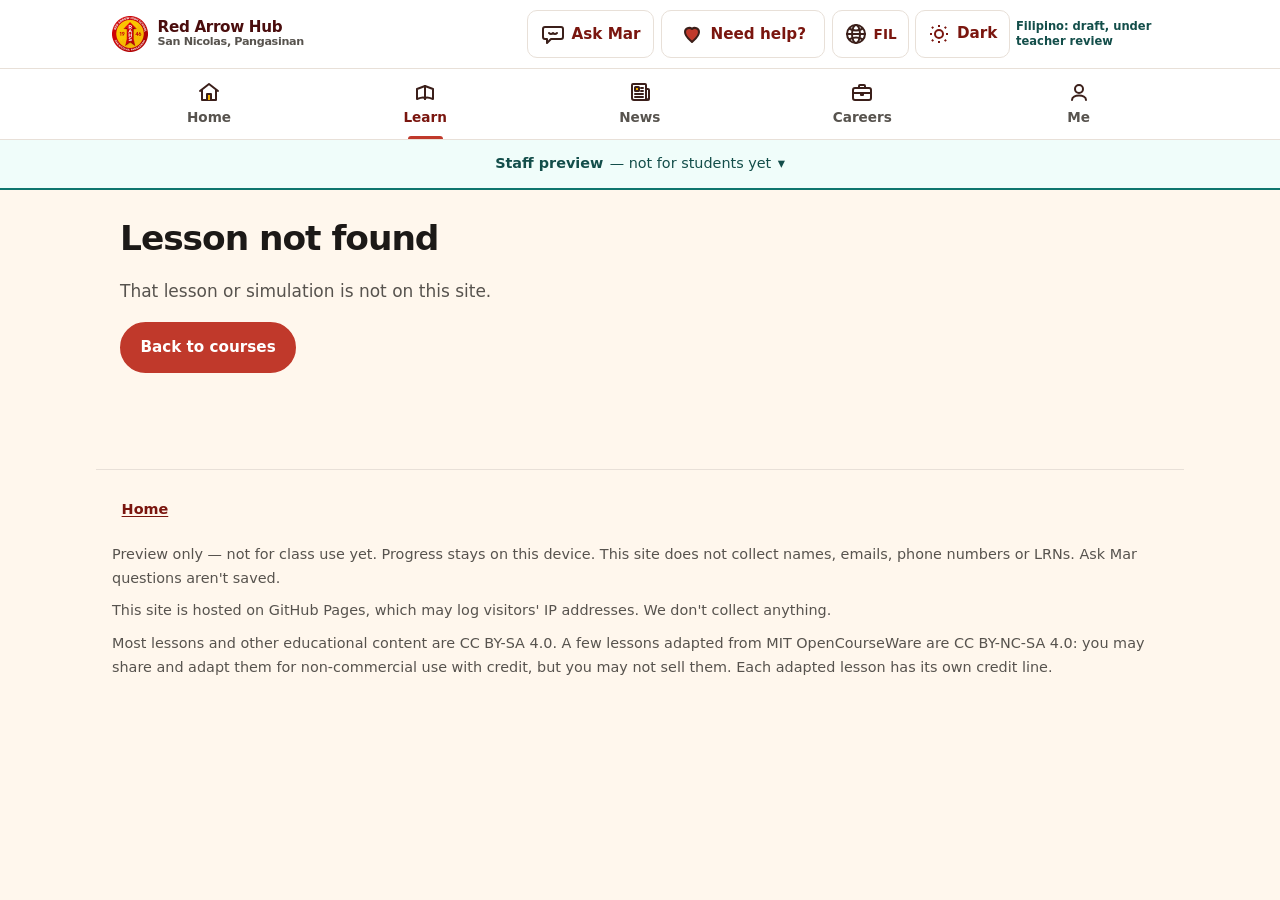
<file: practice.html>
<!DOCTYPE html><html lang="en"><head><script>(function(){try{var p=localStorage.getItem("ra-proj")==="1";var t=p?"light":localStorage.getItem("ra-theme");if(t!=="light"&&t!=="dark")t=(window.matchMedia&&matchMedia("(prefers-color-scheme: dark)").matches)?"dark":"light";document.documentElement.setAttribute("data-theme",t)}catch(e){}})();</script><meta charset="utf-8"><meta name="robots" content="noindex, nofollow"><meta name="viewport" content="width=device-width, initial-scale=1"><meta name="theme-color" content="#7a160f"><title>Red Arrow Hub</title><link rel="stylesheet" href="css/styles.css"><link rel="stylesheet" href="v2.css"><link rel="icon" href="assets/seal-32.png" sizes="32x32" type="image/png"><link rel="apple-touch-icon" href="assets/apple-touch-icon.png"><link rel="manifest" href="manifest.webmanifest"></head><body data-page="practice"><a class="skip-link" href="#main">Skip to content</a><header class="site-header" id="shell-header"><div class="header-inner"><a class="logo" href="index.html"><img src="assets/seal-72.png" width="36" height="36" alt="Red Arrow High School seal"><span class="logo-text"><strong>Red Arrow Hub</strong><span>San Nicolas, Pangasinan</span></span></a></div></header><div class="staff-banner" role="note"><details><summary><strong>Staff preview</strong> — not for students yet</summary><p><strong>Staff preview</strong> — for Red Arrow teachers and staff only. Not for students yet. <span lang="fil">· <strong>Preview para sa staff</strong> — hindi pa para sa mga estudyante. (FIL: DRAFT)</span></p></details></div><main id="main" class="wrap" tabindex="-1"><p class="boot-msg" role="status"><span class="boot-dot" aria-hidden="true"></span>Loading lessons… · Naglo-load ang mga aralin…</p><noscript><p class="boot-msg">Red Arrow Hub needs JavaScript to show lessons. Please turn it on in your browser settings, or ask a teacher for help. · Kailangan ng JavaScript ng Red Arrow Hub. Paki-on ito sa browser settings, o magtanong sa guro.</p></noscript></main><script defer src="data.js"></script><script defer src="catalog.js"></script><script defer src="art/art-index.js"></script><script defer src="askmar/askmar-safety.js"></script><script defer src="v2.js"></script></body></html>
</file>
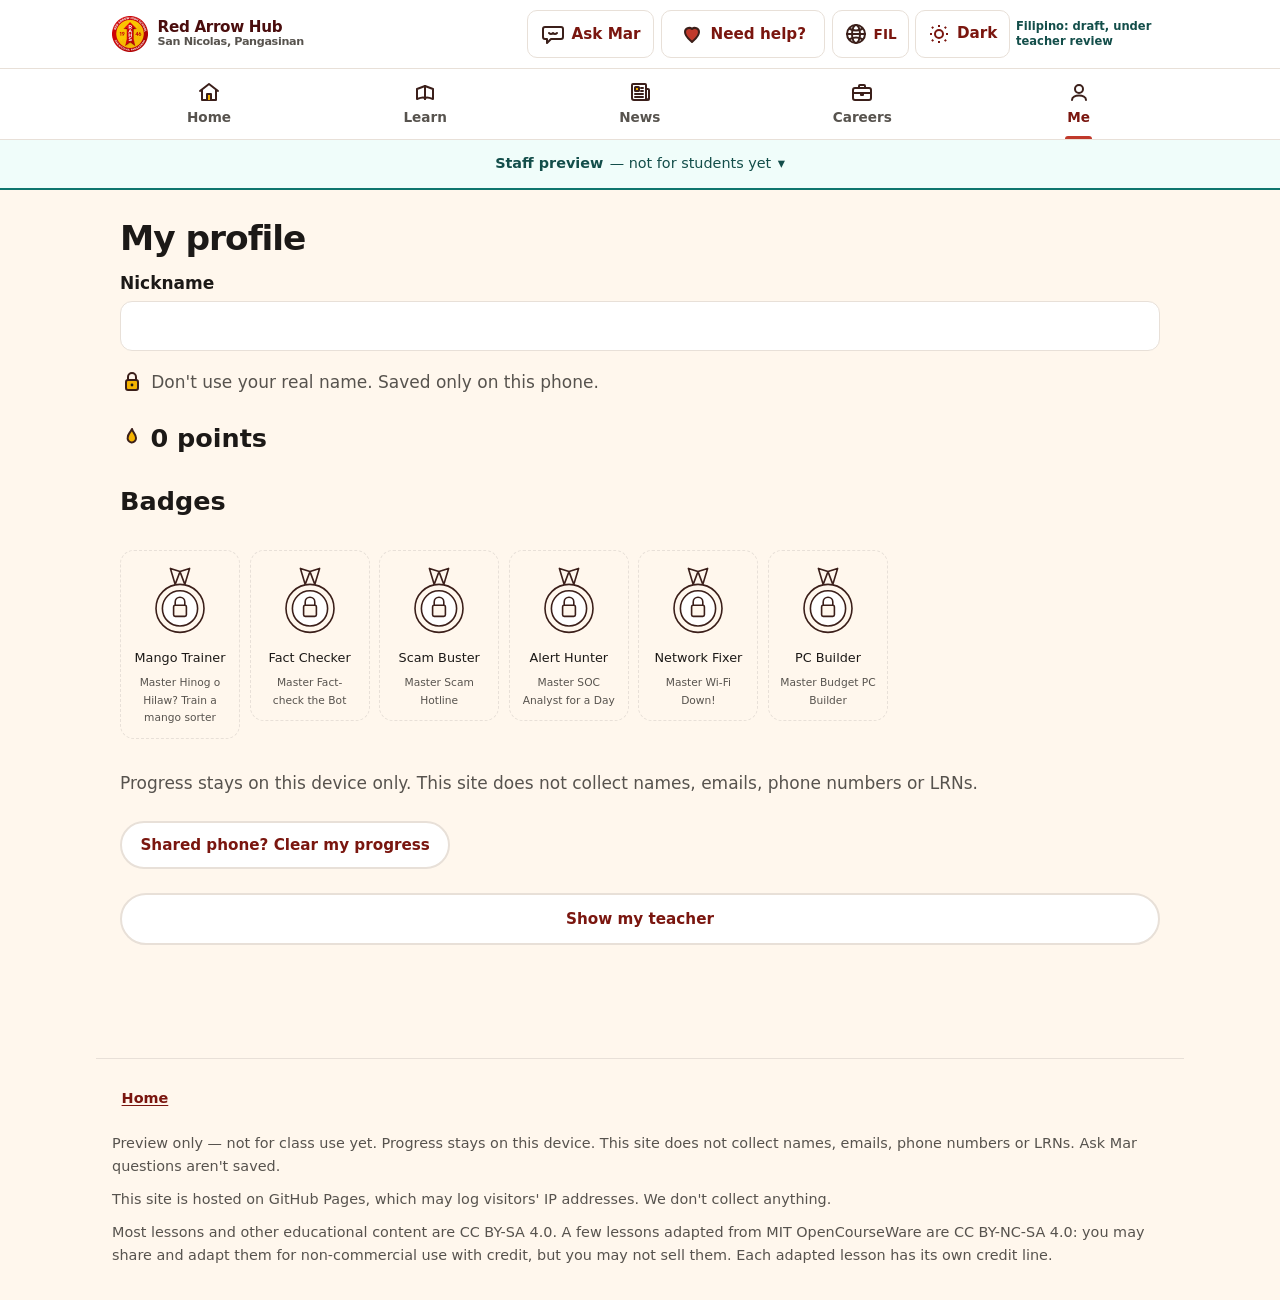
<file: profile.html>
<!DOCTYPE html><html lang="en"><head><script>(function(){try{var p=localStorage.getItem("ra-proj")==="1";var t=p?"light":localStorage.getItem("ra-theme");if(t!=="light"&&t!=="dark")t=(window.matchMedia&&matchMedia("(prefers-color-scheme: dark)").matches)?"dark":"light";document.documentElement.setAttribute("data-theme",t)}catch(e){}})();</script><meta charset="utf-8"><meta name="robots" content="noindex, nofollow"><meta name="viewport" content="width=device-width, initial-scale=1"><meta name="theme-color" content="#7a160f"><title>Red Arrow Hub</title><link rel="stylesheet" href="css/styles.css"><link rel="stylesheet" href="v2.css"><link rel="icon" href="assets/seal-32.png" sizes="32x32" type="image/png"><link rel="apple-touch-icon" href="assets/apple-touch-icon.png"><link rel="manifest" href="manifest.webmanifest"></head><body data-page="profile"><a class="skip-link" href="#main">Skip to content</a><header class="site-header" id="shell-header"><div class="header-inner"><a class="logo" href="index.html"><img src="assets/seal-72.png" width="36" height="36" alt="Red Arrow High School seal"><span class="logo-text"><strong>Red Arrow Hub</strong><span>San Nicolas, Pangasinan</span></span></a></div></header><div class="staff-banner" role="note"><details><summary><strong>Staff preview</strong> — not for students yet</summary><p><strong>Staff preview</strong> — for Red Arrow teachers and staff only. Not for students yet. <span lang="fil">· <strong>Preview para sa staff</strong> — hindi pa para sa mga estudyante. (FIL: DRAFT)</span></p></details></div><main id="main" class="wrap" tabindex="-1"><p class="boot-msg" role="status"><span class="boot-dot" aria-hidden="true"></span>Loading lessons… · Naglo-load ang mga aralin…</p><noscript><p class="boot-msg">Red Arrow Hub needs JavaScript to show lessons. Please turn it on in your browser settings, or ask a teacher for help. · Kailangan ng JavaScript ng Red Arrow Hub. Paki-on ito sa browser settings, o magtanong sa guro.</p></noscript></main><script defer src="data.js"></script><script defer src="catalog.js"></script><script defer src="art/art-index.js"></script><script defer src="askmar/askmar-safety.js"></script><script defer src="v2.js"></script></body></html>
</file>
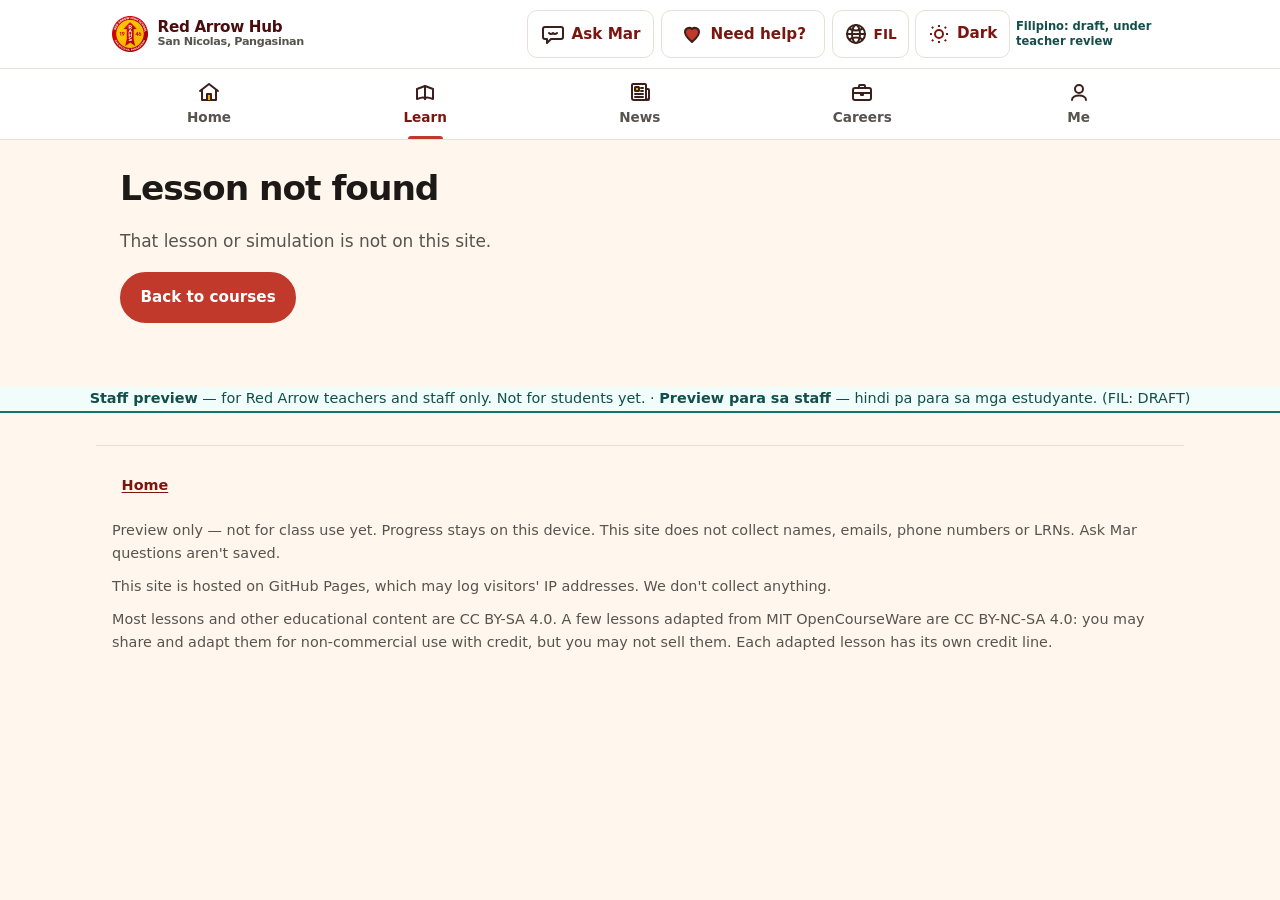
<file: sim.html>
<!DOCTYPE html><html lang="en"><head><script>(function(){try{var p=localStorage.getItem("ra-proj")==="1";var t=p?"light":localStorage.getItem("ra-theme");if(t!=="light"&&t!=="dark")t=(window.matchMedia&&matchMedia("(prefers-color-scheme: dark)").matches)?"dark":"light";document.documentElement.setAttribute("data-theme",t)}catch(e){}})();</script><meta charset="utf-8"><meta name="robots" content="noindex, nofollow"><meta name="viewport" content="width=device-width, initial-scale=1"><meta name="theme-color" content="#7a160f"><title>Red Arrow Hub</title><link rel="stylesheet" href="css/styles.css"><link rel="stylesheet" href="v2.css"><link rel="icon" href="assets/seal-32.png" sizes="32x32" type="image/png"><link rel="apple-touch-icon" href="assets/apple-touch-icon.png"><link rel="manifest" href="manifest.webmanifest"></head><body data-page="sim"><a class="skip-link" href="#main">Skip to content</a><header class="site-header" id="shell-header"><div class="header-inner"><a class="logo" href="index.html"><img src="assets/seal-72.png" width="36" height="36" alt="Red Arrow High School seal"><span class="logo-text"><strong>Red Arrow Hub</strong><span>San Nicolas, Pangasinan</span></span></a></div></header><main id="main" class="wrap" tabindex="-1"><p class="boot-msg" role="status"><span class="boot-dot" aria-hidden="true"></span>Loading lessons… · Naglo-load ang mga aralin…</p><noscript><p class="boot-msg">Red Arrow Hub needs JavaScript to show lessons. Please turn it on in your browser settings, or ask a teacher for help. · Kailangan ng JavaScript ng Red Arrow Hub. Paki-on ito sa browser settings, o magtanong sa guro.</p></noscript></main><div class="staff-banner staff-banner-end" role="note"><strong>Staff preview</strong> — for Red Arrow teachers and staff only. Not for students yet. <span lang="fil">· <strong>Preview para sa staff</strong> — hindi pa para sa mga estudyante. (FIL: DRAFT)</span></div><script defer src="data.js"></script><script defer src="sims-v3.js"></script><script defer src="art/captions.js"></script><script defer src="art/art-index.js"></script><script defer src="sim-ui.js"></script><script defer src="askmar/askmar-safety.js"></script><script defer src="v2.js"></script></body></html>
</file>
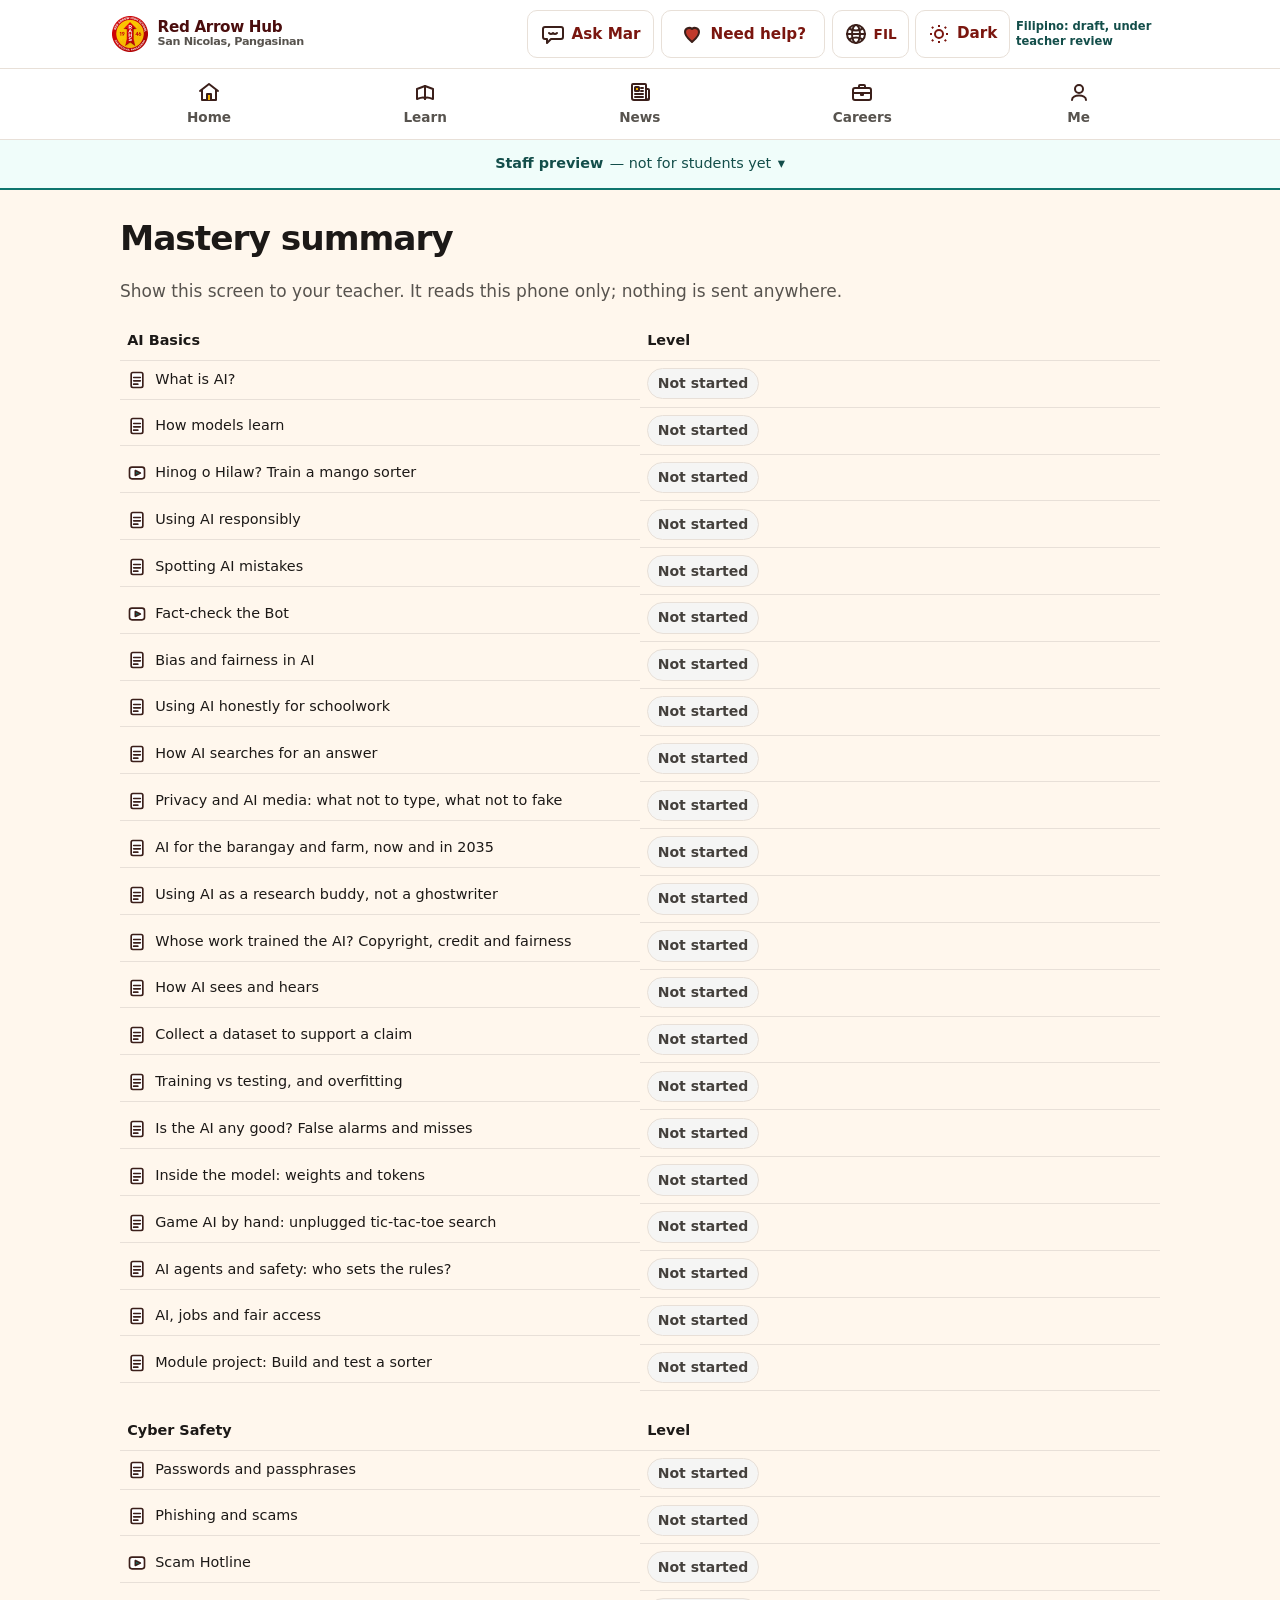
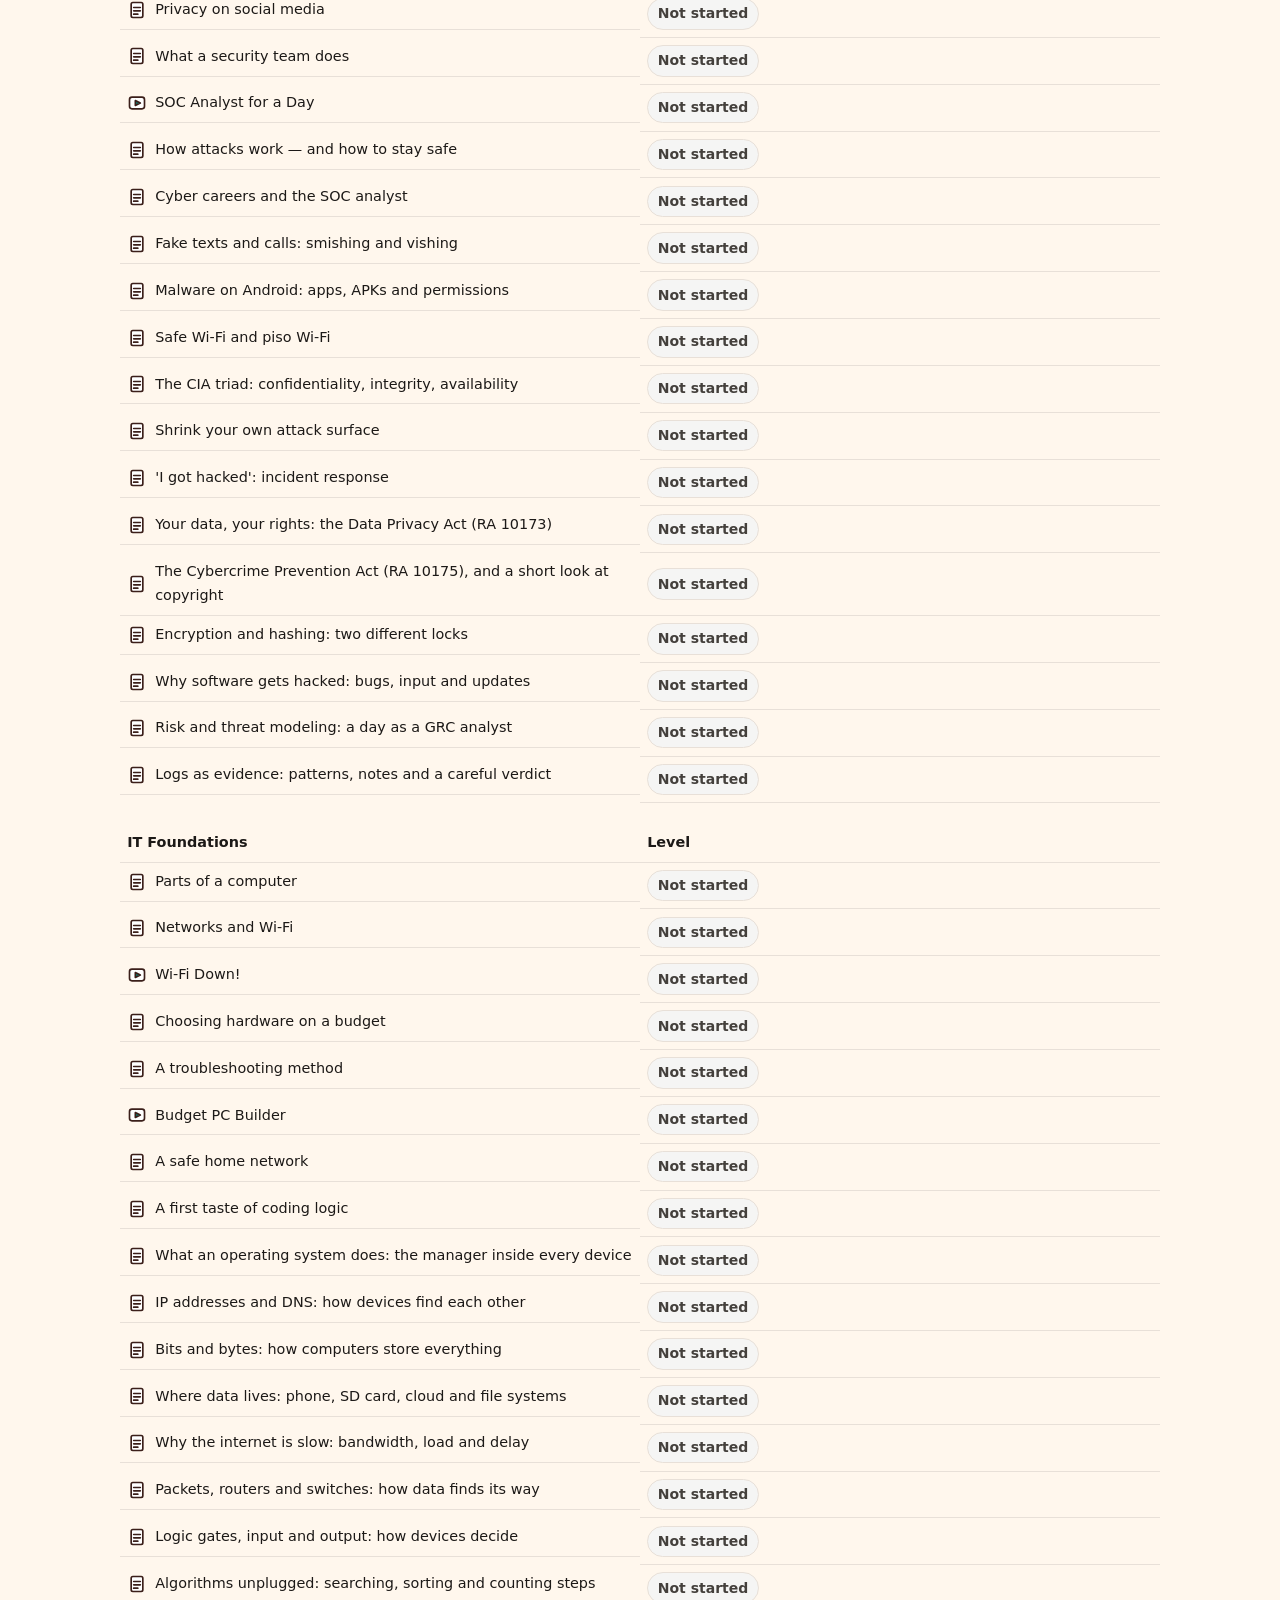
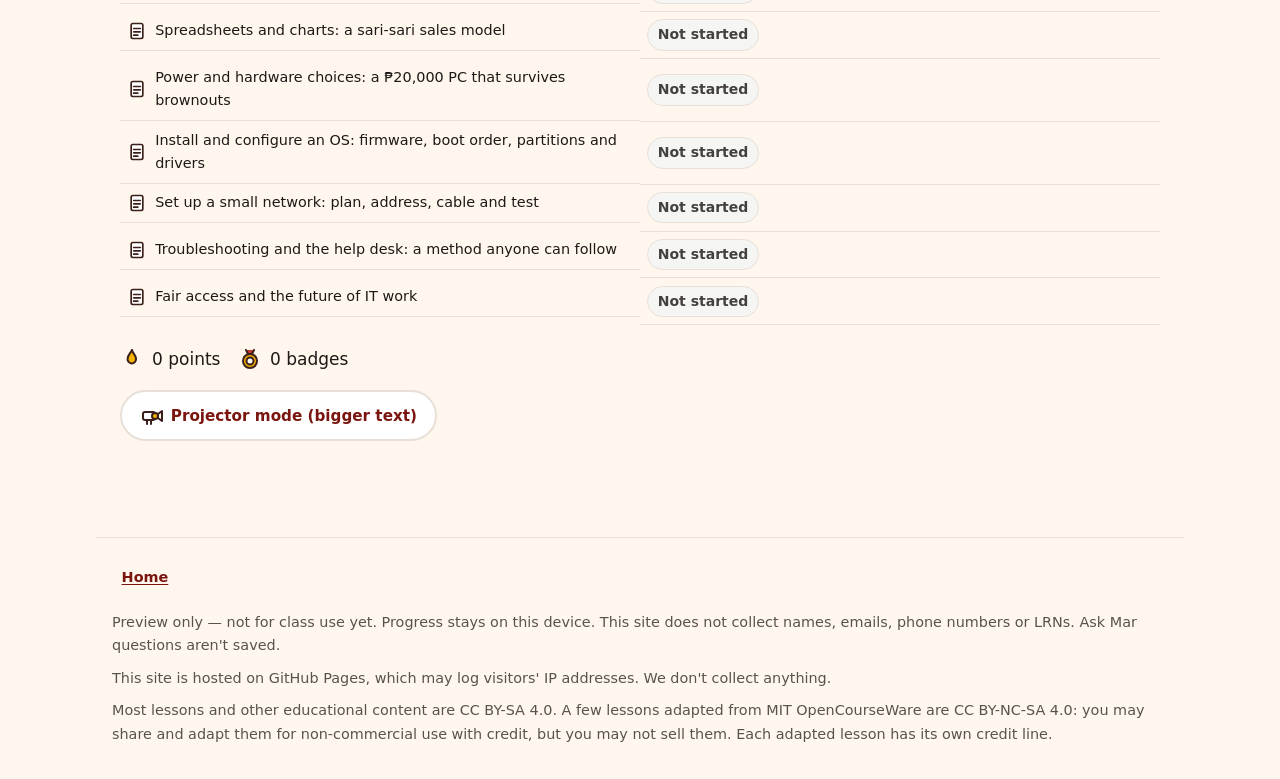
<file: teacher.html>
<!DOCTYPE html><html lang="en"><head><script>(function(){try{var p=localStorage.getItem("ra-proj")==="1";var t=p?"light":localStorage.getItem("ra-theme");if(t!=="light"&&t!=="dark")t=(window.matchMedia&&matchMedia("(prefers-color-scheme: dark)").matches)?"dark":"light";document.documentElement.setAttribute("data-theme",t)}catch(e){}})();</script><meta charset="utf-8"><meta name="robots" content="noindex, nofollow"><meta name="viewport" content="width=device-width, initial-scale=1"><meta name="theme-color" content="#7a160f"><title>Red Arrow Hub</title><link rel="stylesheet" href="css/styles.css"><link rel="stylesheet" href="v2.css"><link rel="icon" href="assets/seal-32.png" sizes="32x32" type="image/png"><link rel="apple-touch-icon" href="assets/apple-touch-icon.png"><link rel="manifest" href="manifest.webmanifest"></head><body data-page="teacher"><a class="skip-link" href="#main">Skip to content</a><header class="site-header" id="shell-header"><div class="header-inner"><a class="logo" href="index.html"><img src="assets/seal-72.png" width="36" height="36" alt="Red Arrow High School seal"><span class="logo-text"><strong>Red Arrow Hub</strong><span>San Nicolas, Pangasinan</span></span></a></div></header><div class="staff-banner" role="note"><details><summary><strong>Staff preview</strong> — not for students yet</summary><p><strong>Staff preview</strong> — for Red Arrow teachers and staff only. Not for students yet. <span lang="fil">· <strong>Preview para sa staff</strong> — hindi pa para sa mga estudyante. (FIL: DRAFT)</span></p></details></div><main id="main" class="wrap" tabindex="-1"><p class="boot-msg" role="status"><span class="boot-dot" aria-hidden="true"></span>Loading lessons… · Naglo-load ang mga aralin…</p><noscript><p class="boot-msg">Red Arrow Hub needs JavaScript to show lessons. Please turn it on in your browser settings, or ask a teacher for help. · Kailangan ng JavaScript ng Red Arrow Hub. Paki-on ito sa browser settings, o magtanong sa guro.</p></noscript></main><script defer src="data.js"></script><script defer src="catalog.js"></script><script defer src="art/art-index.js"></script><script defer src="askmar/askmar-safety.js"></script><script defer src="v2.js"></script></body></html>
</file>
<file: css/styles.css>
/* Red Arrow AI & Cyber Hub
   Mobile-first, system fonts only, no external requests. */

:root {
  --red: #c0392b;
  --red-dark: #7a160f;
  --red-deep: #4a0d0d;
  --red-soft: #fde8e6;
  --stroke: #3b1f1a;
  --ink: #1c1917;
  --muted: #57534e;
  --paper: #fff7ed;
  --card: #ffffff;
  --line: #e8e0d8;
  --gold: #f5b301;
  --teal: #0f766e;
  --teal-soft: #ccfbf1;
  --ok: #166534;
  --ok-soft: #dcfce7;
  --warn: #9a3412;
  --warn-soft: #ffedd5;
  --bad: #991b1b;
  --bad-soft: #fee2e2;
  --shadow: 0 8px 24px rgba(74, 13, 13, 0.08);
  --radius: 16px;
  --max: 68rem;
  --header-h: 3.75rem;
  --font: system-ui, -apple-system, "Segoe UI", Roboto, "Noto Sans", "Helvetica Neue", Arial, sans-serif;
  --mono: ui-monospace, "Cascadia Code", "SF Mono", Menlo, Consolas, monospace;
  --font-mono: var(--mono);
  --bg: var(--paper);
  --text: var(--ink);
  --border: var(--line);
  --card: #fff;
}

*,
*::before,
*::after { box-sizing: border-box; }

html {
  scroll-behavior: smooth;
  -webkit-text-size-adjust: 100%;
}

body {
  margin: 0;
  font-family: var(--font);
  font-size: 1.0625rem;
  line-height: 1.65;
  color: var(--ink);
  background: var(--paper);
  min-height: 100vh;
}

img, svg { max-width: 100%; height: auto; }
a { color: var(--red-dark); text-underline-offset: 0.15em; }
a:hover { color: var(--red); }
:focus-visible {
  outline: 3px solid var(--red);
  outline-offset: 2px;
}

.skip-link {
  position: absolute;
  left: 0.75rem;
  top: -100px;
  background: var(--red-deep);
  color: #fff;
  padding: 0.5rem 0.85rem;
  border-radius: 0 0 8px 8px;
  z-index: 100;
  min-height: 48px;
  display: inline-flex;
  align-items: center;
  box-sizing: border-box;
}
.skip-link:focus { top: 0; }

/* Header */
.site-header {
  position: sticky;
  top: 0;
  z-index: 40;
  background: var(--card);
  border-bottom: 1px solid var(--line);
}
.header-inner {
  max-width: var(--max);
  margin: 0 auto;
  display: flex;
  flex-wrap: wrap;
  align-items: center;
  justify-content: space-between;
  gap: 0.75rem;
  padding: 0.6rem 1rem;
  min-height: var(--header-h);
}
.logo {
  display: flex;
  align-items: center;
  gap: 0.6rem;
  text-decoration: none;
  color: var(--red-deep);
  font-weight: 750;
  letter-spacing: -0.02em;
  min-width: 0;
}
.logo svg { width: 36px; height: 36px; flex: 0 0 auto; }
.logo-text { display: flex; flex-direction: column; line-height: 1.15; min-width: 0; }
.logo-text strong { font-size: 0.95rem; white-space: nowrap; overflow: hidden; text-overflow: ellipsis; }
.logo-text span { font-size: 0.7rem; font-weight: 600; color: var(--muted); }

.header-actions { display: flex; align-items: center; gap: 0.5rem; flex: 0 0 auto; }

.lang-toggle {
  display: inline-flex;
  border: 1px solid var(--line);
  border-radius: 999px;
  overflow: hidden;
  background: var(--paper);
}
.lang-toggle button {
  appearance: none;
  border: 0;
  background: transparent;
  color: var(--muted);
  font: inherit;
  font-size: 0.75rem;
  font-weight: 700;
  letter-spacing: 0.04em;
  padding: 0.4rem 0.65rem;
  cursor: pointer;
  min-height: 36px;
}
.lang-toggle button[aria-pressed="true"] {
  background: var(--red);
  color: #fff;
}

.nav-toggle {
  appearance: none;
  border: 1px solid var(--line);
  background: #fff;
  border-radius: 10px;
  padding: 0.4rem 0.7rem;
  font: inherit;
  font-size: 0.85rem;
  font-weight: 650;
  cursor: pointer;
  min-height: 40px;
  color: var(--ink);
}
.site-nav {
  display: none;
  border-top: 1px solid var(--line);
  background: #fff;
  flex-basis: 100%;
  width: 100%;
}
.site-nav.open { display: block; }
.site-nav ul {
  list-style: none;
  margin: 0 auto;
  padding: 0.5rem 1rem 0.85rem;
  max-width: var(--max);
}
.site-nav a {
  display: block;
  text-decoration: none;
  color: var(--ink);
  font-weight: 600;
  padding: 0.7rem 0.4rem;
  border-radius: 8px;
}
.site-nav a:hover,
.site-nav a[aria-current="page"] {
  background: var(--red-soft);
  color: var(--red-dark);
}

.draft-banner {
  display: none;
  background: var(--warn-soft);
  color: var(--warn);
  text-align: center;
  font-size: 0.85rem;
  padding: 0.5rem 1rem;
  border-bottom: 1px solid #fdba74;
}
body.lang-fil .draft-banner { display: block; }

.wrap {
  max-width: var(--max);
  margin: 0 auto;
  padding: 1.25rem 1rem 3rem;
}

/* Hero */
.hero {
  position: relative;
  overflow: hidden;
  background:
    linear-gradient(165deg, var(--red-deep) 0%, var(--red-dark) 48%, #9f1e16 100%);
  color: #fff;
  padding: 2.1rem 1rem 2.4rem;
}
.hero .wrap { padding-top: 0; padding-bottom: 0; }
.hero-kicker {
  display: inline-block;
  background: rgba(255,255,255,0.12);
  border: 1px solid rgba(255,255,255,0.22);
  border-radius: 999px;
  font-size: 0.75rem;
  font-weight: 700;
  letter-spacing: 0.06em;
  text-transform: uppercase;
  padding: 0.3rem 0.7rem;
  margin: 0 0 0.9rem;
}
.hero h1 {
  font-size: clamp(1.7rem, 5vw, 2.7rem);
  line-height: 1.15;
  letter-spacing: -0.03em;
  margin: 0 0 0.75rem;
  max-width: 18ch;
}
.hero .lead {
  margin: 0 0 1.25rem;
  max-width: 38rem;
  font-size: 1.05rem;
  color: rgba(255,255,255,0.9);
}
.hero-actions { display: flex; flex-wrap: wrap; gap: 0.6rem; }
.hero-arrow {
  position: absolute;
  right: -1.5rem;
  bottom: -2rem;
  width: 11rem;
  height: 11rem;
  opacity: 0.12;
  pointer-events: none;
}

/* Buttons */
.btn {
  display: inline-flex;
  align-items: center;
  justify-content: center;
  gap: 0.4rem;
  text-decoration: none;
  font-weight: 700;
  font-size: 0.95rem;
  border-radius: 999px;
  padding: 0.7rem 1.15rem;
  min-height: 48px;
  border: 2px solid transparent;
  cursor: pointer;
  font-family: inherit;
}
.btn-primary { background: #fff; color: var(--red-dark); }
.btn-primary:hover { background: var(--red-soft); color: var(--red-dark); }
.btn-ghost { background: transparent; color: #fff; border-color: rgba(255,255,255,0.45); }
.btn-ghost:hover { background: rgba(255,255,255,0.1); color: #fff; }
.btn-solid { background: var(--red); color: #fff; border-color: var(--red); }
.btn-solid:hover { background: var(--red-dark); color: #fff; }
.btn-outline { background: #fff; color: var(--red-dark); border-color: var(--line); }
.btn-outline:hover { border-color: var(--red); color: var(--red); }
.btn[disabled] { opacity: 0.55; cursor: not-allowed; }

/* Cards & grids */
.grid {
  display: grid;
  gap: 1rem;
}
.cards-2, .cards-4 { display: grid; gap: 1rem; }
.card {
  background: var(--card);
  border: 1px solid var(--line);
  border-radius: var(--radius);
  padding: 1.15rem 1.15rem 1.25rem;
  box-shadow: var(--shadow);
  text-decoration: none;
  color: inherit;
  display: flex;
  flex-direction: column;
  gap: 0.4rem;
}
a.card:hover { border-color: var(--red); transform: translateY(-1px); }
.card h2, .card h3 { margin: 0.15rem 0 0.2rem; letter-spacing: -0.02em; }
.card p { margin: 0; color: var(--muted); }
.card .icon-bubble {
  width: 2.5rem;
  height: 2.5rem;
  border-radius: 12px;
  display: grid;
  place-items: center;
  background: var(--red-soft);
  color: var(--red-dark);
  margin-bottom: 0.25rem;
}
.card .icon-bubble.teal { background: var(--teal-soft); color: var(--teal); }
.card .go {
  margin-top: auto;
  padding-top: 0.7rem;
  font-weight: 700;
  color: var(--red-dark);
  font-size: 0.9rem;
}

.section-head { margin: 2rem 0 1rem; }
.section-head h2 {
  margin: 0 0 0.35rem;
  font-size: 1.45rem;
  letter-spacing: -0.02em;
}
.section-head p { margin: 0; color: var(--muted); }

.note, .callout {
  border-radius: 12px;
  padding: 0.9rem 1rem;
  margin: 1rem 0;
}
.callout { background: #fff; border: 1px solid var(--line); }
.callout-tip { background: var(--teal-soft); border: 1px solid #99f6e4; }
.callout-warn { background: var(--warn-soft); border: 1px solid #fdba74; }
.callout-try { background: var(--red-soft); border: 1px solid #fecaca; }
.callout h3 { margin: 0 0 0.3rem; font-size: 1rem; }
.callout p:last-child { margin-bottom: 0; }

.kicker {
  color: var(--red);
  font-weight: 700;
  font-size: 0.8rem;
  letter-spacing: 0.06em;
  text-transform: uppercase;
  margin: 0 0 0.35rem;
}
.lead { font-size: 1.12rem; color: var(--muted); }

article.lesson h1,
.page-title {
  font-size: clamp(1.55rem, 4vw, 2.15rem);
  letter-spacing: -0.03em;
  line-height: 1.2;
  margin: 0 0 0.6rem;
}
article.lesson h2 {
  font-size: 1.2rem;
  margin: 1.6rem 0 0.5rem;
  letter-spacing: -0.02em;
}
article.lesson ul, article.lesson ol { padding-left: 1.2rem; }
article.lesson li { margin: 0.3rem 0; }

.lesson-nav {
  display: flex;
  justify-content: space-between;
  gap: 0.75rem;
  flex-wrap: wrap;
  margin-top: 2rem;
  padding-top: 1.25rem;
  border-top: 1px solid var(--line);
}

/* Quiz */
.quiz {
  background: #fff;
  border: 1px solid var(--line);
  border-radius: var(--radius);
  padding: 1.1rem;
  margin: 2rem 0 0;
  box-shadow: var(--shadow);
}
.quiz h2 { margin: 0 0 0.35rem; font-size: 1.2rem; }
.quiz-progress { color: var(--muted); font-size: 0.9rem; margin-bottom: 0.8rem; }
.quiz-q { font-weight: 700; margin: 0 0 0.75rem; }
.choices { display: grid; gap: 0.5rem; }
.choice {
  text-align: left;
  font: inherit;
  background: var(--paper);
  border: 1px solid var(--line);
  border-radius: 12px;
  padding: 0.75rem 0.9rem;
  cursor: pointer;
  min-height: 48px;
}
.choice:hover { border-color: var(--red); }
.choice.selected { border-color: var(--red); background: var(--red-soft); }
.choice.correct { border-color: var(--ok); background: var(--ok-soft); }
.choice.wrong { border-color: var(--bad); background: var(--bad-soft); }
.quiz-feedback { margin: 0.8rem 0 0; padding: 0.7rem 0.8rem; border-radius: 10px; }
.quiz-feedback.ok { background: var(--ok-soft); color: var(--ok); }
.quiz-feedback.bad { background: var(--bad-soft); color: var(--bad); }
.quiz-actions { display: flex; flex-wrap: wrap; gap: 0.5rem; margin-top: 1rem; }
.quiz-score { font-size: 1.05rem; }

/* Phishing game */
.phish-frame {
  background: #fff;
  border: 1px solid var(--line);
  border-radius: var(--radius);
  overflow: hidden;
  box-shadow: var(--shadow);
}
.phish-meta {
  display: flex;
  justify-content: space-between;
  gap: 0.5rem;
  font-size: 0.85rem;
  color: var(--muted);
  padding: 0.7rem 1rem;
  background: var(--paper);
  border-bottom: 1px solid var(--line);
}
.message {
  padding: 1rem;
  font-family: var(--font);
}
.message .from { font-weight: 700; margin: 0 0 0.15rem; }
.message .via { font-size: 0.8rem; color: var(--muted); margin: 0 0 0.7rem; }
.message .bubble {
  background: #f4f4f5;
  border-radius: 4px 16px 16px 16px;
  padding: 0.85rem 1rem;
  white-space: pre-wrap;
}
.message .linkish { color: #1d4ed8; text-decoration: underline; word-break: break-all; }
.phish-actions {
  display: grid;
  grid-template-columns: 1fr 1fr;
  gap: 0.6rem;
  padding: 0 1rem 1rem;
}
.phish-actions .btn { border-radius: 12px; }

/* Password checker */
.pw-box label { font-weight: 700; display: block; margin-bottom: 0.4rem; }
.pw-row { display: flex; gap: 0.4rem; }
.pw-row input[type="password"],
.pw-row input[type="text"] {
  flex: 1;
  font: inherit;
  padding: 0.7rem 0.8rem;
  border: 1px solid var(--line);
  border-radius: 12px;
  min-height: 48px;
  background: #fff;
}
.meter {
  height: 10px;
  background: var(--line);
  border-radius: 999px;
  overflow: hidden;
  margin: 0.8rem 0 0.35rem;
}
.meter > span {
  display: block;
  height: 100%;
  width: 0;
  background: var(--bad);
  transition: width 0.2s ease, background 0.2s ease;
}
.tips { margin: 0.8rem 0 0; padding-left: 1.15rem; }
.tips li { margin: 0.25rem 0; }
.privacy-inline { font-size: 0.85rem; color: var(--muted); margin-top: 0.6rem; }

/* Careers */
.role {
  border-left: 4px solid var(--red);
  padding-left: 0.9rem;
  margin: 1.2rem 0;
}
.resource {
  display: block;
  background: #fff;
  border: 1px solid var(--line);
  border-radius: 14px;
  padding: 1rem 1.1rem;
  margin: 0.7rem 0;
  text-decoration: none;
  color: inherit;
}
.resource:hover { border-color: var(--red); }
.resource h3 { margin: 0 0 0.25rem; font-size: 1.05rem; }
.resource p { margin: 0; color: var(--muted); font-size: 0.95rem; }
.resource .src { font-size: 0.75rem; font-weight: 700; color: var(--teal); letter-spacing: 0.04em; text-transform: uppercase; margin-bottom: 0.2rem; }

/* Footer */
.site-footer {
  background: var(--red-deep);
  color: rgba(255,255,255,0.85);
  padding: 1.6rem 1rem 2.2rem;
  font-size: 0.9rem;
}
.site-footer .wrap { padding-top: 0; padding-bottom: 0; }
.site-footer a { color: #fff; }
.site-footer p { margin: 0.35rem 0; }
.fineprint { opacity: 0.8; font-size: 0.82rem; }

/* Progress chips */
.progress-row { display: flex; flex-wrap: wrap; gap: 0.4rem; margin: 0.6rem 0 0; }
.chip {
  font-size: 0.75rem;
  font-weight: 700;
  border-radius: 999px;
  padding: 0.2rem 0.55rem;
  background: var(--paper);
  border: 1px solid var(--line);
  color: var(--muted);
}
.chip.done { background: var(--ok-soft); border-color: #86efac; color: var(--ok); }

/* Utilities */
.sr-only {
  position: absolute;
  width: 1px; height: 1px;
  padding: 0; margin: -1px;
  overflow: hidden; clip: rect(0,0,0,0);
  border: 0;
}
.muted { color: var(--muted); }
.center { text-align: center; }
.mt-0 { margin-top: 0; }

@media (min-width: 640px) {
  .cards-2 { grid-template-columns: 1fr 1fr; }
  .cards-4 { grid-template-columns: 1fr 1fr; }
  .hero { padding: 3rem 1rem 3.2rem; }
  .hero-arrow { width: 16rem; height: 16rem; right: 4%; bottom: -3rem; opacity: 0.16; }
}

@media (min-width: 900px) {
  .nav-toggle { display: none; }
  .site-nav {
    display: block;
    border-top: 0;
    margin-left: auto;
    flex-basis: auto;
    width: auto;
  }
  .header-inner { flex-wrap: nowrap; }
  .site-header .header-inner { display: grid; grid-template-columns: auto 1fr auto; align-items: center; }
  .site-nav { grid-column: 2; background: transparent; }
  .site-nav ul {
    display: flex;
    justify-content: flex-end;
    gap: 0.15rem;
    padding: 0 0.5rem;
  }
  .site-nav a { padding: 0.45rem 0.65rem; font-size: 0.92rem; }
  .header-actions { grid-column: 3; }
  .cards-4 { grid-template-columns: repeat(4, 1fr); }
  .wrap { padding: 1.75rem 1.5rem 4rem; }
}

@media (prefers-reduced-motion: reduce) {
  html { scroll-behavior: auto; }
  a.card:hover { transform: none; }
  .meter > span { transition: none; }
}
</file>
<file: v2.css>
/* Red Arrow Hub — app styles (loads after css/styles.css).
   One file, one pass: tokens first, then components. Colors come from tokens so
   dark mode only has to change tokens, not every component.
   Contrast targets: text >= 4.5:1 (AA) in both themes. */

/* ============ 1. Tokens ============ */
:root{
  --focus:#1d4ed8;
  --muted-strong:#44403c;
  --hover-bg:#fff1ef;
  --brand:#7a160f;
  --hint-bg:#eef6ff;--hint-line:#bfdbfe;--hint-ink:#1e3a8a;
  --soft-bg:#fff7ed;--soft-line:#fed7aa;--soft-ink:#7c2d12;
  --note-bg:#f0fdfa;--note-line:#0f766e;--note-ink:#134e4a;
  --gold-soft:#fffbeb;
  --purple-fill:#ede9fe;--purple-text:#5b21b6;
  --teal-fill:#ccfbf1;--teal-text:#0f766e;
  --green-fill:#dcfce7;--green-text:#166534;
  --lvl0-bg:#f5f5f4;--lvl0-ink:#44403c;
  --lvl2-bg:#dbeafe;--lvl2-ink:#1e3a8a;   /* 9.6:1 */
  --lvl3-bg:#dcfce7;--lvl3-ink:#14532d;   /* 8.9:1 */
  --lvl4-bg:#7a160f;--lvl4-ink:#fff;      /* 10:1 */
  --track:#e7e5e4;
  --kicker:#c0392b;
  --tab-h:68px;
  --font-mono:ui-monospace,"Cascadia Code","SF Mono",Menlo,Consolas,"Roboto Mono","Noto Sans Mono",monospace;
}
html[data-theme="dark"]{
  --bg:#0e1730;--card:#1a243a;--surface:#1a243a;--border:#6b7fa3;
  --text:#eef2f8;--muted:#a8b4c8;--muted-strong:#cbd5e1;--focus:#93c5fd;
  --paper:var(--bg);--ink:var(--text);--line:var(--border);
  --shadow:0 4px 16px rgba(0,0,0,.35);
  --red-soft:#3a1a1a;--ok-soft:#0b3d2a;--ok:#6ee7a0;--warn-soft:#3a2a12;--bad-soft:#3a1515;
  --hover-bg:#2a2150;
  --hint-bg:#172554;--hint-line:#3b5bab;--hint-ink:#dbeafe;
  --soft-bg:#3a2a12;--soft-line:#8a5a1c;--soft-ink:#fde3c4;
  --note-bg:#0f3d3a;--note-line:#5eead4;--note-ink:#ccfbf1;
  --gold-soft:#3a2f12;
  --purple-fill:#2a2150;--purple-text:#c4b5fd;
  --teal-fill:#0f3d3a;--teal-text:#5eead4;
  --green-fill:#0b3d2a;--green-text:#6ee7a0;
  --track:#33405c;
  --kicker:#fca5a5;
}
html[data-theme="dark"] body{background:var(--bg);color:var(--text)}

/* Light islands: the help card, sim boards and Need help stay warm and light in every theme
   (the art was drawn for light backgrounds, and the help card must look calm and familiar).
   In dark mode they use a dimmer off-white so they don't flash against the navy page. */
.overlay,.sim-board,.need-help-btn{
  color-scheme:light;
  --paper:#fff7ed;--card:#fff;--ink:#1c1917;--text:#1c1917;--muted:#57534e;--line:#e8e0d8;--border:#e8e0d8;
  --hover-bg:#fff1ef;--focus:#1d4ed8;
  --note-bg:#fff7ed;--note-line:#fed7aa;--note-ink:#7c2d12;
  --teal-text:#0f766e;--muted-strong:#44403c;--red-soft:#fde8e6;--kicker:#b03a2e;
  font-family:var(--font);letter-spacing:normal;color:var(--ink);
}
html[data-theme="dark"] .overlay{--paper:#ece3d6;--card:#f7f1e8;--line:#cbbfae;--border:#cbbfae}
html[data-theme="dark"] .sim-board{--paper:#f6efe6;--card:#ebe4da;--line:#c9bfb2;--border:#c9bfb2;border-color:#33405c}

/* ============ 2. Base ============ */
:focus-visible{outline:3px solid var(--focus)!important;outline-offset:3px}
main:focus,[tabindex="-1"]:focus{outline:none}
html.has-overlay,html.has-overlay body{overflow:hidden}
html{scroll-padding-bottom:calc(var(--tab-h) + 16px)}
html[data-theme="dark"] a{color:var(--teal-text)}
html[data-theme="dark"] a.btn-solid{color:#fff}
html[data-theme="dark"] a.btn-outline{color:var(--text)}
html[data-theme="dark"] .page-title,html[data-theme="dark"] .logo{color:var(--text)}
.sr-live{position:absolute;width:1px;height:1px;padding:0;margin:-1px;overflow:hidden;clip:rect(0,0,0,0);white-space:nowrap;border:0}
.muted{color:var(--muted)}
.kicker{color:var(--kicker)}
.section-gap{margin-top:1.5rem}
body.projector{font-size:1.5rem}

/* Loading shell (static HTML, replaced once scripts run) */
.boot-msg{display:flex;align-items:center;gap:.6rem;color:var(--muted);margin:1.5rem 0}
.boot-dot{width:.75rem;height:.75rem;border-radius:50%;background:var(--red);animation:boot-pulse 1s ease-in-out infinite alternate}
@keyframes boot-pulse{from{opacity:.25}to{opacity:1}}

/* ============ 3. Icons ============ */
.ui-ic{width:24px;height:24px;display:block;margin:0 auto;pointer-events:none;flex:0 0 auto}
.btn .ui-ic{display:inline-block;vertical-align:-6px;margin:0}
/* Icons are drawn dark-on-light: invert on dark surfaces, white on solid buttons. */
html[data-theme="dark"] .ui-ic{filter:invert(1) hue-rotate(180deg) brightness(1.15)}
html[data-theme="dark"] .overlay .ui-ic,html[data-theme="dark"] .sim-board .ui-ic,html[data-theme="dark"] .need-help-btn .ui-ic{filter:none}
html .btn-solid .ui-ic,html[data-theme="dark"] .btn-solid .ui-ic,html[data-theme="dark"] .overlay .btn-solid .ui-ic{filter:brightness(0) invert(1)}
html .btn-solid .ui-ic[src*="alert"],html[data-theme="dark"] .overlay .btn-solid .ui-ic[src*="alert"]{filter:none}
.icon-line,.note-line,.stat-line,.continue-meta{display:flex;align-items:flex-start;gap:.45rem}
.icon-line .ui-ic,.note-line .ui-ic,.continue-meta .ui-ic{margin:.1rem 0 0}
.stat-line{align-items:center;gap:.35rem .5rem;flex-wrap:wrap}
.stat-line .ui-ic{margin:0}.stat-line span{margin-right:.6rem}
.icon-heading{display:flex;align-items:center;gap:.4rem}.icon-heading .ui-ic{margin:0}
.icon-cell{display:flex;align-items:center;gap:.5rem}.icon-cell .ui-ic{margin:0;width:20px;height:20px}

/* ============ 4. Buttons, inputs, chips ============ */
.btn{min-height:48px}
.btn-outline,.nav-toggle{background:var(--card);color:var(--red-dark);border-color:var(--line)}
html[data-theme="dark"] .btn-outline,html[data-theme="dark"] .nav-toggle{color:var(--text);border-color:var(--border)}
.btn.is-wait,.btn[aria-disabled="true"]{background:var(--track);color:var(--muted-strong);border-color:var(--line);cursor:pointer}
.choice{min-height:48px;width:100%;color:var(--ink)}
html[data-theme="dark"] .choice{background:var(--card)}
.choice:hover,.mrow:hover{border-color:var(--red);background:var(--hover-bg)}
.choice:focus-visible,.mrow:focus-visible,.btn:focus-visible{box-shadow:0 0 0 6px rgba(29,78,216,.2)}
.text-input{flex:1;width:100%;min-width:0;min-height:48px;font:inherit;padding:.6rem .75rem;border:1px solid var(--line);border-radius:12px;background:var(--card);color:var(--ink);box-sizing:border-box}
.field-label{display:block;font-weight:700;margin-bottom:.25rem}
.save-status{min-height:1.4em;margin:.3rem 0 0;font-size:.9rem;font-weight:700;color:var(--teal-text)}
.save-status:empty{min-height:0;margin:0}

.lvl{display:inline-block;font-size:.875rem;font-weight:700;border-radius:999px;padding:.2rem .6rem;border:1px solid var(--line);background:var(--lvl0-bg);color:var(--lvl0-ink);white-space:normal;text-align:center;flex:0 1 auto;max-width:7rem}
.lvl.l2{background:var(--lvl2-bg);color:var(--lvl2-ink)}
.lvl.l3{background:var(--lvl3-bg);color:var(--lvl3-ink)}
.lvl.l4{background:var(--lvl4-bg);color:var(--lvl4-ink);border-color:var(--lvl4-bg)}


.bar{height:8px;background:var(--track);border-radius:99px;overflow:hidden}
.bar>span{display:block;height:100%;background:var(--red)}

/* ============ 5. Header and tabs ============ */
.site-header,.tabbar{background:var(--card);color:var(--ink)}
.tabbar{border-top:1px solid var(--line)}
.tabbar-list{display:flex;justify-content:space-around;list-style:none;margin:0 auto;padding:.3rem;max-width:var(--max)}
.tab-link{position:relative;display:flex;flex-direction:column;align-items:center;gap:2px;min-width:48px;min-height:48px;box-sizing:border-box;padding:.4rem .6rem;text-align:center;text-decoration:none;color:var(--muted);font-weight:600;font-size:.85rem;border-radius:10px}
.tab-link:hover{color:var(--ink);background:var(--hover-bg)}
.tab-link.is-active{color:var(--red-dark);font-weight:800}
.tab-link.is-active::before{content:"";position:absolute;top:-.3rem;left:22%;right:22%;height:3px;border-radius:0 0 3px 3px;background:var(--red)}
html[data-theme="dark"] .tab-link.is-active{color:var(--text)}
html[data-theme="dark"] .tab-link{color:var(--muted)}
.logo{min-height:48px;display:inline-flex;align-items:center}
.header-actions{flex-wrap:wrap;align-items:center;gap:.4rem}
.nav-toggle{min-height:48px;min-width:48px;display:inline-flex;align-items:center;gap:.35rem}
.theme-toggle{min-height:48px;min-width:48px;display:inline-flex;align-items:center;justify-content:center;padding:.4rem .7rem}
.ask-toggle{display:none;gap:.4rem;border-radius:10px;padding:.4rem .8rem}
body.ask-open .ask-toggle{border-color:var(--red);background:var(--hover-bg)}
.fil-draft-note{font-size:.72rem;font-weight:700;color:var(--note-ink);line-height:1.25;max-width:9.5rem}
html[data-theme="dark"] .fil-draft-note{color:var(--teal-text)}
.draft-banner.is-shown{display:block}
html[data-theme="dark"] .draft-banner{background:var(--soft-bg);color:var(--soft-ink);border-color:var(--soft-line)}
.header-tool{position:relative;border-radius:10px;border-width:1px}
.header-tool .theme-ic{width:24px;height:24px;flex:0 0 auto;display:inline-block;background:currentColor;mask:url("data:image/svg+xml,%3Csvg xmlns='http://www.w3.org/2000/svg' viewBox='0 0 24 24'%3E%3Ccircle cx='12' cy='12' r='4' fill='none' stroke='black' stroke-width='2'/%3E%3Cpath fill='none' stroke='black' stroke-width='2' d='M12 3v2M12 19v2M4.9 4.9l1.4 1.4M17.7 17.7l1.4 1.4M3 12h2M19 12h2M4.9 19.1l1.4-1.4M17.7 6.3l1.4-1.4'/%3E%3C/svg%3E") center/24px 24px no-repeat;-webkit-mask:url("data:image/svg+xml,%3Csvg xmlns='http://www.w3.org/2000/svg' viewBox='0 0 24 24'%3E%3Ccircle cx='12' cy='12' r='4' fill='none' stroke='black' stroke-width='2'/%3E%3Cpath fill='none' stroke='black' stroke-width='2' d='M12 3v2M12 19v2M4.9 4.9l1.4 1.4M17.7 17.7l1.4 1.4M3 12h2M19 12h2M4.9 19.1l1.4-1.4M17.7 6.3l1.4-1.4'/%3E%3C/svg%3E") center/24px 24px no-repeat}
.header-tool[title]:hover::after,.header-tool[title]:focus-visible::after{content:attr(title);position:absolute;top:calc(100% + 6px);right:0;z-index:70;background:var(--card);color:var(--ink);border:1px solid var(--line);border-radius:8px;padding:.35rem .55rem;font-size:.8rem;font-weight:700;white-space:nowrap;box-shadow:var(--shadow);pointer-events:none}

/* ============ 6. Home ============ */
.home-top{display:block}
.home-ask{display:flex;gap:.4rem;margin:0 0 .5rem;align-items:stretch;min-width:0;max-width:100%;box-sizing:border-box}
.home-ask-in{flex:1 1 auto;min-width:0;width:100%;min-height:48px;font:inherit;padding:.6rem .75rem;border:1px solid var(--line);border-radius:12px;background:var(--card);color:var(--ink);box-sizing:border-box}
.home-ask .btn{flex:0 0 auto}
.home-live,.home-ask-results{margin:0 0 1rem}
.home-live:empty,.home-ask-results:empty{margin:0}
.home-live-empty{margin:.25rem 0 0;font-size:.95rem}
.home-ask-lessons{list-style:none;margin:.4rem 0 0;padding:0}
.home-ask-lessons a{display:flex;align-items:center;gap:.6rem;min-height:48px;padding:.5rem .7rem;border:1px solid var(--line);border-radius:12px;margin:.35rem 0;text-decoration:none;color:inherit;background:var(--card)}
.home-ask-lessons a .ui-ic{margin:0}
.home-ask-lessons a:hover{border-color:var(--red);background:var(--hover-bg)}


.section-title{font-size:1.35rem;letter-spacing:-.02em;margin:0 0 .75rem}


/* ============ 7. Lessons, quizzes, runner ============ */
.dots{display:flex;gap:6px;justify-content:center;margin:.5rem 0 1rem}
.dots i{width:10px;height:10px;border-radius:50%;background:var(--line)}
.dots i.on{background:var(--red)}
.dots i.cur{outline:2px solid var(--red);outline-offset:2px}
.step-card{background:var(--card);color:var(--ink);border:1px solid var(--line);border-radius:var(--radius);padding:1.2rem;box-shadow:var(--shadow);text-align:center}
.step-card .art{font-size:3.2rem;line-height:1;margin:.3rem 0 .6rem}
.art img.diagram{display:block;width:100%;max-width:40rem;height:auto;margin:.2rem auto .6rem;border-radius:12px;border:1px solid var(--line);background:#fff7ed}
html[data-theme="dark"] .art img.diagram{background:#f4efe8;border-color:#33405c;filter:brightness(.92)}
.diagram-key{list-style:none;margin:.55rem 0 0;padding:0;text-align:left;font-size:.88rem;color:var(--ink)}
.diagram-key li{display:flex;gap:.45rem;align-items:flex-start;margin:.25rem 0;line-height:1.35}
.diagram-key .mk{flex:0 0 1.25rem;width:1.25rem;height:1.25rem;border-radius:50%;background:var(--gold);color:#1c1917;font-weight:800;font-size:.75rem;display:inline-flex;align-items:center;justify-content:center;margin-top:.1rem}
.lesson-actions{justify-content:space-between}
.quiz{background:var(--card);color:var(--ink)}
.hint{display:flex;align-items:flex-start;gap:.5rem;background:var(--hint-bg);border:1px solid var(--hint-line);border-radius:10px;padding:.6rem .8rem;margin:.5rem 0;color:var(--hint-ink)}
.hint .ui-ic{margin:.05rem 0 0}
.fb-soft,.pii-warn{background:var(--soft-bg);border:1px solid var(--soft-line);color:var(--soft-ink);border-radius:10px;padding:.7rem .8rem;margin-top:.8rem}
.pii-warn{padding:.6rem .8rem;margin:.4rem 15% .4rem 0;font-size:.9rem}
.fb-good{background:var(--ok-soft);color:var(--ok);border-radius:10px;padding:.7rem .8rem;margin-top:.8rem}
.lesson-credit{margin:.4rem 0 1rem;padding:.7rem .8rem;border:1px dashed var(--note-line);border-radius:10px;background:var(--note-bg);color:var(--note-ink)}
.lesson-credit p{margin:0 0 .4rem;font-size:.9rem;line-height:1.35}
.license-tag{font-weight:700;margin:0 0 .35rem}
.lesson-credit-links{margin:0 0 .55rem}
.lesson-credit-links a{color:var(--note-line);font-weight:700}
.lesson-deeper{display:inline-flex;align-items:center;min-height:48px;margin-top:.15rem}
.sim2{display:grid;gap:1rem}.sim2>.quiz{margin:0}
.term-box{font-family:var(--font-mono);background:#0b1220;color:#6ee7a0;border:1px solid #6b7fa3;border-radius:10px;padding:.7rem .8rem;overflow:auto}
.lesson-col,.ask-full,body[data-page="practice"] main>*,body[data-page="sim"] main>p{max-width:40rem}
body[data-page="lesson"] .lesson-grid:not(.has-practice){max-width:40rem;margin:0 auto}

/* ============ 8. Profile and teacher ============ */
.badge{display:inline-flex;flex-direction:column;align-items:center;gap:.35rem;width:7.5rem;padding:.7rem;border-radius:14px;border:1px dashed var(--line);margin:.4rem .6rem .4rem 0;text-align:center;font-size:.8rem;vertical-align:top}
.badge.got{border:1px solid var(--gold);background:var(--gold-soft)}
.badge img{width:80px;height:80px}
.badge.got img{animation:badge-pop .45s ease-out}
@keyframes badge-pop{0%{transform:scale(.72)}60%{transform:scale(1.08)}100%{transform:scale(1)}}
table.m{width:100%;border-collapse:collapse;font-size:.9rem;table-layout:fixed;overflow-wrap:anywhere;margin:0 0 1.25rem}
table.m td,table.m th{border-bottom:1px solid var(--line);padding:.45rem;text-align:left}
table.m td:last-child,table.m th:last-child{width:40%}

/* ============ 9. Ask Mar ============ */
.mar-face{width:64px;height:64px;border-radius:50%;display:block;margin:0 0 .6rem}
.chat .me{background:var(--red-soft);color:var(--ink);border-radius:14px 14px 4px 14px;padding:.6rem .8rem;margin:.5rem 0 .5rem 15%}
.chat .mar,.home-ask-results .mar{background:var(--card);color:var(--ink);border:1px solid var(--line);border-radius:14px 14px 14px 4px;padding:.7rem .9rem;margin:.5rem 15% .5rem 0}
.home-ask-results .mar{margin-right:0}
.think-q{color:var(--muted-strong)}
.ask-form{display:flex;gap:.4rem;margin-top:1rem}
.ask-tools{display:flex;flex-wrap:wrap;gap:.4rem}
.ask-turn{display:block;width:100%;margin:.5rem 0}
.need-help-btn{display:flex;align-items:center;justify-content:center;gap:.4rem;width:100%;box-sizing:border-box;min-height:48px;margin-top:.6rem;background:#fff;color:#0f766e;border:2px solid #0f766e;border-radius:12px;font-weight:700;scroll-margin-bottom:200px}
.need-help-btn .ui-ic{margin:0}
.need-help-btn:hover,.need-help-btn:focus{background:#f0fdfa;color:#0f766e;border-color:#0f766e}
html[data-theme="dark"] .need-help-btn{background:#f7f1e8}
.happen-btn{display:block;width:100%;margin-top:.7rem}
.ask-side{display:none}
.ask-side-head{display:flex;align-items:center;gap:.6rem;margin:0 0 .5rem}
.ask-side-head .mar-face{width:40px;height:40px;margin:0}
.ask-side-head .page-title{flex:1;font-size:1.3rem;margin:0}
.ask-side-close{min-width:48px;padding:0;border-radius:10px}
.ask-side-close .ui-ic{margin:0}

/* ============ 10. Help card ============ */
.overlay{position:fixed;inset:0;z-index:99;overflow:auto;padding:1.5rem 1rem;min-height:100dvh;height:100dvh;background:var(--paper);overscroll-behavior:contain}
.overlay-inner{max-width:34rem;margin:0 auto}
.overlay-head{display:flex;align-items:flex-start;justify-content:space-between;gap:.75rem}
.overlay-head h2{margin:.2rem 0 .4rem;font-size:1.6rem;letter-spacing:-.02em}
.overlay-close{flex:0 0 auto;border-radius:10px;padding:.4rem .8rem;gap:.35rem}
.overlay-close .ui-ic{margin:0}
.overlay .big{display:flex;align-items:center;justify-content:flex-start;gap:.6rem;width:100%;min-height:56px;margin:.6rem 0;text-align:left;border-radius:14px}
.overlay .big .ui-ic{margin:0}
.overlay .btn-outline,.overlay .btn-outline.big{background:var(--card);color:var(--ink);border-color:var(--line)}
.overlay .btn-solid,.overlay a.btn-solid{background:#7a160f;color:#fff;border-color:#7a160f;min-height:56px}
.overlay .overlay-done{justify-content:center;margin-top:1.25rem}
.overlay-label{margin:.9rem 0 0;font-weight:700}
.help-guide-note{margin:.2rem 0 .6rem}
.unverified-note{margin:.35rem 0 .7rem;padding:.45rem .65rem;border:1px dashed var(--note-line);border-radius:8px;background:var(--note-bg);color:var(--note-ink);font-weight:700;font-size:.9rem}

/* ============ 11. Sim boards (tap-only, 48px rows, labelled status, pinned budget) ============ */
.sim-board{background:var(--card);border:1px solid var(--line);border-radius:14px;padding:1rem;box-shadow:0 8px 24px rgba(28,25,23,.08);margin:0 0 1rem}
.sim-art,.router-fig{background:#fff;color:#1c1917}
.sim-art{display:block;width:min(100%,16rem);height:auto;margin:.3rem auto .7rem;padding:.35rem;border-radius:12px;box-sizing:border-box}
html[data-theme="dark"] .sim-art,html[data-theme="dark"] .router-fig{background:#f6efe6}
.mango-grid{display:grid;grid-template-columns:repeat(auto-fill,minmax(5.5rem,1fr));gap:.5rem;margin:.6rem 0}
.mango-card,.pc-part,.pc-slot{min-height:56px;border:2px solid var(--line);border-radius:12px;background:var(--paper);color:var(--ink);display:flex;flex-direction:column;align-items:center;justify-content:center;gap:.2rem;padding:.4rem;cursor:pointer;font:inherit;text-align:center}
.mango-card.is-sel,.pc-part.is-sel,.pc-slot.is-target{border-color:#7a160f;box-shadow:0 0 0 3px rgba(122,22,15,.2)}
.mango-img{width:3.2rem;height:auto}
.mango-bins,.row-acts,.scene-nav{display:flex;flex-wrap:wrap;gap:.4rem;margin:.6rem 0}
.bin-btn,.row-acts .btn,.flag-btn{min-height:48px}
.light-rows,.inbox-rows,.alert-rows{display:flex;flex-direction:column;gap:.45rem}
.light-row,.inbox-row,.alert-row{display:flex;flex-wrap:wrap;align-items:center;gap:.5rem .7rem;width:100%;min-height:48px;padding:.55rem .7rem;border:1px solid var(--line);border-radius:12px;background:var(--paper);color:var(--ink);text-align:left;font:inherit;cursor:pointer}
.inbox-row,.alert-row{flex-direction:column;align-items:stretch;cursor:default}
.light-dot{width:1.1rem;height:1.1rem;border-radius:50%;border:2px solid #3b1f1a;flex:0 0 auto}
.light-dot.st-on{background:#0f766e}.light-dot.st-warn{background:#c0392b}.light-dot.st-off{background:#fff7ed}
.light-text,.light-text strong,.light-clue{flex:1;min-width:0;color:var(--ink)}
.inbox-meta{margin:0;font-size:.85rem;color:#44403c}
.inbox-body,.alert-row p{margin:.15rem 0}
.threat-line{width:100%;margin-bottom:.7rem;white-space:normal;text-align:left}
.fact-item{border-top:1px solid var(--line);padding:.7rem 0}
.bubble{background:var(--card);border:1px solid var(--line);border-radius:14px 14px 14px 4px;padding:.6rem .8rem;box-shadow:0 6px 16px rgba(28,25,23,.06)}
.btn.is-on{border-color:#7a160f;background:#fff1ef;color:#7a160f}
.pc-slots{display:grid;grid-template-columns:1fr;gap:.4rem;margin:.6rem 0}
.pc-slot{align-items:flex-start;text-align:left}
.pc-part{align-items:flex-start;text-align:left;width:100%;margin:.3rem 0}
.budget-pin{display:flex;flex-direction:column;align-items:stretch;gap:.35rem;box-sizing:border-box;min-height:40px;max-height:none;padding:.4rem .7rem;position:static;margin:0 0 .6rem;background:var(--paper);border:2px solid #0f766e;border-radius:12px;color:var(--ink)}
.budget-pin.is-over{border-color:#c0392b;background:#fff1ef}
.budget-pin p{margin:0;font-weight:700;font-size:.9rem;line-height:1.3;white-space:normal;overflow:visible;text-overflow:clip;flex:none;width:100%;min-width:0}
.budget-meter{height:8px;width:100%;flex:none;background:#e7e5e4;border-radius:99px;overflow:hidden}
.budget-meter>span{display:block;height:100%;background:#0f766e}
.budget-pin.is-over .budget-meter>span{background:#c0392b}
.budget-left{margin:0 0 .45rem;font-weight:700;font-size:.95rem;color:#134e4a;line-height:1.3}
.quiz-actions .budget-left{flex-basis:100%;width:100%}

/* ============ 12. Footer ============ */
.site-footer{max-width:var(--max,68rem);margin:2rem auto 1rem;padding:1rem;border-top:1px solid var(--line);background:var(--paper);color:var(--muted);font-size:.9rem}
.site-footer p{margin:0}
.site-footer p+p{margin-top:.55rem}

/* ============ 13. Layout by width ============ */
@media (max-width:360px){
  .btn{padding:.6rem .8rem}
  main.wrap{padding-left:1rem;padding-right:1rem}
}
@media (max-width:767px){
  body{padding-bottom:calc(var(--tab-h) + 8px)}
  html{scroll-padding-bottom:88px}
  .site-header{position:static}
  .header-inner{flex-wrap:nowrap;gap:.4rem;padding:.35rem 1rem;min-height:48px}
  .logo{flex:1 1 auto;min-width:0}
  .logo-text strong{font-size:.95rem}
  .logo-text span{display:none}
  .header-actions{flex-wrap:nowrap;gap:.3rem}
  .fil-draft-note{position:absolute;width:1px;height:1px;overflow:hidden;clip:rect(0,0,0,0)}
  .header-tool .tool-label{position:absolute;width:1px;height:1px;padding:0;margin:-1px;overflow:hidden;clip:rect(0,0,0,0);white-space:nowrap;border:0}
  .header-tool.nav-toggle,.header-tool.theme-toggle{width:48px;min-width:48px;min-height:48px;padding:0;justify-content:center;gap:0}
  .header-tool.lang-toggle{width:48px;min-width:48px;padding:.15rem 0;justify-content:center;align-items:center;gap:0;flex-direction:column}
  .header-tool.lang-toggle .ui-ic{width:20px;height:20px}
  .header-tool.lang-toggle .tool-label{position:static;width:auto;height:auto;padding:0;margin:0;overflow:visible;clip:auto;clip-path:none;white-space:nowrap;border:0;font-size:.62rem;font-weight:800;line-height:1;letter-spacing:.02em}
  .tabbar{position:fixed;left:0;right:0;bottom:0;z-index:50;box-shadow:0 -4px 16px rgba(0,0,0,.06);padding-bottom:env(safe-area-inset-bottom,0)}
  .tab-link.is-active::before{top:-.3rem}
  .site-footer{margin-bottom:calc(var(--tab-h) + 1rem)}
  body[data-page="home"] .wrap{padding-left:16px;padding-right:16px}
  .ask-full .ask-form{position:fixed;left:0;right:0;bottom:calc(var(--tab-h) + var(--kb,0px));background:var(--card);padding:.6rem 1rem;margin:0;border-top:1px solid var(--line);z-index:51}
  .ask-full .ask-tools{position:fixed;left:0;right:0;bottom:calc(var(--tab-h) + var(--kb,0px) + 3.6rem);background:var(--card);padding:.4rem 1rem 0;margin:0;z-index:51;border-top:1px solid var(--line)}
  .ask-full .chat{padding-bottom:240px}
  .quiz-actions .btn-solid{width:100%;min-height:56px;margin-bottom:1.25rem}
  /* Keep Check/Hint/Next in normal flow under the choices so they never cover answers or each other. */
  .quiz-actions{position:static;margin-bottom:calc(var(--tab-h) + 24px);scroll-margin-bottom:calc(var(--tab-h) + 24px)}
  .scene-nav{margin-bottom:calc(var(--tab-h) + 24px);scroll-margin-bottom:calc(var(--tab-h) + 24px)}
  .mango-bins{position:static;gap:.5rem}
  body.sim-pc .pc-body .sim-art{max-height:96px;width:auto;margin:.2rem auto .4rem}
  .pc-slot,.pc-part,body.sim-pc .quiz-actions .btn{scroll-margin-bottom:88px}
  /* Practice page: fit question + choices + Check on one phone screen */
  body[data-page="practice"] .wrap{padding-top:.4rem;padding-bottom:1.25rem}
  body[data-page="practice"] .page-title{margin:0 0 .2rem;font-size:1.35rem}
  body[data-page="practice"] .sim2{gap:.45rem}
  body[data-page="practice"] .kicker{margin:0 0 .15rem}
  body[data-page="practice"] .dots{margin:.2rem 0 .35rem}
  body[data-page="practice"] .quiz{padding:.45rem .7rem;margin:0}
  body[data-page="practice"] .quiz-q{margin:0 0 .3rem;font-size:1.05rem}
  body[data-page="practice"] .choices{gap:.3rem}
  body[data-page="practice"] .choice{padding:.5rem .7rem}
  body[data-page="practice"] .quiz-actions{margin-top:.3rem}
  body[data-page="practice"] .quiz-actions .btn-solid{margin-bottom:.3rem}
}
@media (min-width:768px){
  .sim2{grid-template-columns:1fr 1fr;align-items:start}
  .sim2 .scen{position:sticky;top:5rem;min-height:12rem}
  .sim2 .scen .quiz-q{font-size:1.25rem}
  .pc-slots{grid-template-columns:repeat(2,1fr)}
  .tab-link.is-active::before{top:auto;bottom:-.3rem;border-radius:3px 3px 0 0}
}
@media (min-width:1024px){
  .wrap{max-width:68rem}
  .tab-ask{display:none}
  .ask-toggle{display:inline-flex}
  .lesson-grid.has-practice{display:grid;grid-template-columns:minmax(0,1.1fr) minmax(0,1fr);gap:1.5rem;align-items:start}
  .lesson-grid.has-practice .sim2{grid-template-columns:1fr}
  .practice-col{position:sticky;top:6rem}
  /* Ask Mar panel: closed by default, opened from the header button */
  body.ask-open{padding-right:340px}
  body.ask-open .ask-side{display:block;position:fixed;top:0;right:0;bottom:0;width:340px;overflow:auto;background:var(--card);color:var(--ink);border-left:1px solid var(--line);padding:1rem;z-index:30;box-shadow:-8px 0 24px rgba(28,25,23,.06)}
  body.projector.ask-open{padding-right:400px}
  body.projector.ask-open .ask-side{width:400px}
}

/* ============ 14. Motion ============ */
@media (prefers-reduced-motion:reduce){
  *,*::before,*::after{animation-duration:0.01ms!important;animation-iteration-count:1!important;transition-duration:0.01ms!important}
  .badge.got img{animation:none}
  .budget-meter>span{transition:none}
}

/* ---- v20 contrast hotfix: light cards keep dark ink; kickers and borders meet AA ---- */
html[data-theme="dark"] div.quiz,html[data-theme="dark"] .scen{background:#fff;color:#1c1917}
html[data-theme="dark"] .quiz-q,html[data-theme="dark"] div.quiz h2,html[data-theme="dark"] .scen h2,html[data-theme="dark"] .scen .quiz-q{color:#1c1917}
html[data-theme="dark"] .sim-board,html[data-theme="dark"] .sim-board .muted,html[data-theme="dark"] .pc-part .muted,html[data-theme="dark"] div.quiz .muted,html[data-theme="dark"] .scen .muted,html[data-theme="dark"] .quiz-progress,html[data-theme="dark"] .site-footer,html[data-theme="dark"] .site-footer p,html[data-theme="dark"] .site-footer .muted{color:#57534e}
html[data-theme="dark"] .site-footer{background:#fff7ed}
html[data-theme="dark"] .kicker{color:var(--pink-text)}
html[data-theme="dark"] .sim-board .kicker,html[data-theme="dark"] div.quiz .kicker,html[data-theme="dark"] .scen .kicker{color:#9a3412}
html[data-theme="dark"] .lesson-credit{border-color:var(--pink-text);color:var(--text)}
html[data-theme="dark"] .lesson-credit p,html[data-theme="dark"] .lesson-credit .license-tag{color:var(--text)}
html[data-theme="dark"] .lesson-credit-links a{color:var(--teal-text)}
.lesson-credit-links a,.lesson-deeper{display:inline-flex;align-items:center;min-height:48px;padding:.35rem .5rem}
/* Light surfaces in dark mode need a darker focus ring than --focus (#93c5fd). */
html[data-theme="dark"] .sim-board :focus-visible,
html[data-theme="dark"] div.quiz :focus-visible,
html[data-theme="dark"] .scen :focus-visible,
html[data-theme="dark"] .choice:focus-visible,
html[data-theme="dark"] .overlay :focus-visible,
html[data-theme="dark"] .site-footer :focus-visible{outline-color:#1d4ed8!important}
.pc-slot,.pc-part{scroll-margin-bottom:88px}
@media (max-width:767px){
  body.sim-pc .pc-slots,body.sim-pc .pc-list{padding-bottom:88px}
  body.sim-pc .pc-slot,body.sim-pc .pc-part{scroll-margin-bottom:88px}
}
html[data-theme="dark"] .sim-board .hint{color:#57534e;background:transparent}

/* ---- v21 UX/safety: live-search crisis help, continue, courses, light borders ---- */
.help-toggle{display:inline-flex;align-items:center;gap:.4rem;min-height:48px}
.home-search-block{position:sticky;top:0;z-index:25;background:var(--bg);margin:0;padding:0}
body[data-page="home"] .wrap{padding-top:.5rem}
.home-search-block .home-ask{margin:0 0 .35rem}
.home-crisis{margin:0;padding:0}
.home-live-help,.home-crisis .need-help-btn{display:flex;align-items:center;justify-content:center;gap:.4rem;width:100%;box-sizing:border-box;min-height:48px;margin:0;background:#fff7ed;color:#7a160f;border:2px solid #7a160f;border-radius:12px;font-family:var(--font);font-weight:700;letter-spacing:normal}
.home-live-help:hover,.home-live-help:focus,.home-crisis .need-help-btn:hover,.home-crisis .need-help-btn:focus{background:#ffedd5;color:#7a160f;border-color:#7a160f}
html[data-theme="dark"] .home-live-help,html[data-theme="dark"] .home-crisis .need-help-btn{background:#fff7ed;color:#7a160f;border-color:#7a160f}
.home-crisis-note{margin:.3rem 0 0;padding:.25rem .45rem;background:#fff7ed;color:#1c1917;border-radius:8px;font-family:var(--font);font-size:.95rem;line-height:1.35;letter-spacing:normal}
html[data-theme="dark"] .home-crisis-note{background:#fff7ed;color:#1c1917}
html:not([data-theme="dark"]) .btn.is-wait,html:not([data-theme="dark"]) .btn[aria-disabled="true"]{border-color:#78716c}
@media (max-width:767px){
  .header-tool.help-toggle{width:48px;min-width:48px;min-height:48px;padding:0;justify-content:center;gap:0}
}
/* 911 hotlines stay white on #7a160f in every theme */
html[data-theme="dark"] .overlay .btn-solid,html[data-theme="dark"] .overlay a.btn-solid{background:#7a160f!important;color:#fff!important}
.overlay .btn-solid.big,.overlay a.btn-solid{background:#7a160f;color:#fff;min-height:48px;min-width:48px;font-family:var(--font)}
/* NCMH and Bantay Bata (and other cream help actions): cream fill, rust outline >=3:1 vs the card */
.overlay a.btn-outline.help-outline,.overlay .btn-outline.big.help-outline{background:#fff7ed;color:#7a160f;border:2px solid #7a160f;font-family:var(--font)}
.overlay a.btn-outline.help-outline:hover,.overlay a.btn-outline.help-outline:focus,.overlay .btn-outline.big.help-outline:hover,.overlay .btn-outline.big.help-outline:focus{background:#ffedd5;color:#7a160f;border-color:#7a160f}
html[data-theme="dark"] .overlay a.btn-outline.help-outline,html[data-theme="dark"] .overlay .btn-outline.big.help-outline{background:#fff7ed;color:#7a160f;border-color:#7a160f}
.overlay .help-outline .ui-ic{filter:none}

.overlay .help-btn-copy{display:flex;flex-direction:column;align-items:flex-start;gap:.15rem;min-width:0;flex:1 1 auto;text-align:left}
.overlay .help-btn-label{white-space:normal}
.overlay .help-tel{white-space:nowrap}

.about-link{display:inline-flex;align-items:center;min-height:48px;padding:.35rem .6rem;font-weight:700;text-decoration:underline;box-sizing:border-box;border-radius:10px;color:#7a160f}
html[data-theme="dark"] .about-link{color:var(--teal-text)}
/* Footer stays a cream surface in every theme, so the footer link stays dark rust. */
.site-footer .about-link,html[data-theme="dark"] .site-footer .about-link{color:#7a160f}
.about-page h2{margin:0 0 .6rem;font-size:1.3rem;font-weight:800;letter-spacing:-.01em}.home-page section p,.home-page section li{font-size:.97rem}.home-page section>p,.hm-card p,.hm-help p{color:var(--muted)}
.about-page p,.about-page li{max-width:40rem;overflow-wrap:anywhere}
.about-devices{margin:.4rem 0 1rem;padding-left:1.2rem}
.about-page .unverified-note{margin:.4rem 0 1rem}
@media (max-width:767px){
  .header-actions .about-link-hdr{position:absolute;width:1px;height:1px;padding:0;margin:-1px;overflow:hidden;clip:rect(0,0,0,0);white-space:nowrap;border:0}
}

/* Careers / Karera */
.careers-banner{margin:.6rem 0;padding:.75rem .9rem;border:2px solid var(--red-dark);border-radius:12px;background:var(--red-soft);color:var(--ink)}
html[data-theme="dark"] .careers-banner{border-color:var(--muted)}
.cr-tabs{display:flex;gap:.4rem;overflow-x:auto;margin:1rem 0 .6rem;padding:.2rem 0 .4rem;border-bottom:1px solid var(--line)}
.cr-tab{flex:0 0 auto;min-height:48px;min-width:48px;padding:.4rem .9rem;font:inherit;font-weight:700;color:var(--ink);background:var(--card);border:1px solid var(--line);border-radius:999px;cursor:pointer}
.cr-tab[aria-selected="true"]{background:var(--red-dark);border-color:var(--red-dark);color:#fff}
html[data-theme="dark"] .cr-tab[aria-selected="true"]{background:var(--text);border-color:var(--text);color:var(--bg)}
.cr-list,.cr-progs{list-style:none;margin:0;padding:0}
.cr-list{display:grid;gap:.7rem}
.cr-item{margin:0;padding:1rem}
.cr-name{margin:0 0 .2rem;font-size:1.1rem}
.cr-by{margin:0 0 .4rem;font-size:.9rem}
.cr-progs li{padding:.2rem 0 .2rem 1rem;border-left:3px solid var(--line);margin:.2rem 0}
.cr-chip{display:inline-block;margin:0 .3rem 0 0;padding:.1rem .55rem;border:1px solid var(--line);border-radius:999px;font-size:.85rem;font-weight:700}
.cr-link{display:inline-flex;align-items:center;margin-top:.2rem;text-decoration:none}
.cr-panel h2{margin:1.2rem 0 .5rem}
.cr-panel:focus-visible{outline:3px solid var(--focus);outline-offset:4px}
@media (min-width:768px){.cr-list{grid-template-columns:repeat(2,minmax(0,1fr))}}
.cr-safety{margin:0 0 1rem;padding:.8rem 1rem;border:2px solid var(--red-dark);border-radius:12px;background:var(--red-soft);color:var(--ink)}
.cr-safety h2{margin:0 0 .4rem;font-size:1.1rem}
.cr-safety ul{margin:0 0 .5rem;padding-left:1.2rem}
.cr-safety-links{display:flex;flex-wrap:wrap;gap:.5rem}
html[data-theme="dark"] .cr-safety{border-color:var(--muted)}
.cr-ex{border-left:3px solid var(--line);padding-left:.7rem;font-style:italic}
/* Staff-only soft launch banner + full lessons (deep.js) */
.staff-banner{background:var(--note-bg);color:var(--note-ink);border-bottom:2px solid var(--note-line);padding:.5rem 1rem;font-size:.9rem;text-align:center}
.draft-tag{display:inline-block;font-size:.75rem;font-weight:700;letter-spacing:.03em;border:1px solid var(--note-line);color:var(--note-ink);background:var(--note-bg);border-radius:4px;padding:0 .4rem;margin:0 0 .3rem}
.draft-note{background:var(--note-bg);color:var(--note-ink);border-left:4px solid var(--note-line);padding:.5rem .75rem;border-radius:6px}
.deep-step,.deep-sec{margin:1rem 0}.deep-step .art{font-size:2rem}
.deep-note,.deep-safety{background:var(--note-bg);color:var(--note-ink);border-left:4px solid var(--note-line);padding:.6rem .8rem;border-radius:6px;margin:.75rem 0}
.deep-safety{border-left-width:6px;font-weight:600}
.deep-q{margin:1rem 0}.deep-letter{font-weight:700}.deep-pk{font-size:.95em}
.deep-text table,.deep-table table{border-collapse:collapse;width:100%;font-size:.9rem}.deep-table{overflow-x:auto}
.deep-text th,.deep-text td{border:1px solid var(--line);padding:.35rem;text-align:left;vertical-align:top}
.deep-ta{width:100%;min-height:8rem;font:inherit}
.deep-checks{list-style:none;padding:0}.deep-checks li{display:flex;gap:.5rem;align-items:flex-start;min-height:48px;padding:.25rem 0}
.deep-checks input{width:24px;height:24px;margin:.6rem .4rem 0 0;flex:none}.deep-checks label{padding:.6rem 0}
.deep-show{position:fixed;inset:0;z-index:60;background:var(--paper,#fff);display:flex;align-items:center;justify-content:center;padding:1rem}
.deep-show-in{max-width:40rem;width:100%}.deep-show-t{font-size:1.4rem;white-space:pre-wrap;color:var(--ink)}
.deep-help p{margin:.4rem 0}
/* v28 Home hero: full-bleed map fading into the page; heading overlaps its bottom edge */
.hm-hero{margin:0 0 2rem}.hm-banner{position:relative;margin:0 -1rem;background:#05070d;overflow:hidden}
.hm-banner::after{content:"";position:absolute;inset:0;background:linear-gradient(transparent 20%,var(--bg) 72%)}
.home-map{display:block;width:100%;height:clamp(170px,44vw,300px);object-fit:cover}
.hm-hero-text{position:relative;z-index:1;margin-top:-2.5rem}.hm-eyebrow{margin:0 0 .4rem;font-size:.78rem!important;font-weight:800;letter-spacing:.06em;text-transform:uppercase;color:var(--kicker)!important}
.hm-hero h1{margin:0 0 .6rem;font-size:clamp(1.65rem,6.4vw,2.5rem);line-height:1.15;font-weight:800;letter-spacing:-.02em;max-width:34rem}.hm-lead{margin:0 0 1.1rem;max-width:36rem}
.hm-actions{display:flex;flex-wrap:wrap;gap:.6rem}.hm-actions .btn{min-height:48px;justify-content:center}.hm-stats{list-style:none;padding:0;margin:1rem 0 0;display:flex;flex-wrap:wrap;gap:.5rem}
.hm-stat{padding:.35rem .8rem;border:1px solid var(--line);border-radius:999px;background:var(--card);font-size:.85rem!important;font-weight:700}
.hm-mission{margin:0 0 2rem}.hm-mission .mission-text{font-size:1.05rem;line-height:1.55}.hm-card{display:flex;flex-direction:column;align-items:flex-start;gap:.5rem}.hm-card h3,.hm-card p{margin:0}
.hm-ic{width:56px;height:56px;object-fit:cover;object-position:60% 50%;border-radius:12px;border:1px solid var(--line);background:#f4efe8}
.hm-help{margin:0 0 2rem;padding:1.1rem}.hm-help p{margin:0 0 .75rem}
@media (max-width:600px){.hm-actions .btn{flex:1 1 100%}}@media (min-width:768px){.hm-banner{margin:0;border-radius:16px 16px 0 0}}
.mission-text{font-size:1.15rem;line-height:1.55;margin:0 0 .75rem;max-width:40rem}
.trust-list{list-style:none;padding:0;margin:0;display:grid;gap:.4rem}
.trust-list li{padding-left:1.5rem;position:relative}
.trust-list li::before{content:"✓";position:absolute;left:0;color:var(--teal);font-weight:800}
.home-courses,.home-steps,.home-next,.home-staff{margin:0 0 2rem}
.home-course,.home-next .card{margin:0 0 .75rem}
.home-course a:not(.btn),.home-steps a{display:inline-flex;align-items:center;min-height:48px;font-weight:700}
.home-steps ol{padding-left:0;list-style:none;display:grid;gap:.6rem}
.home-steps li{display:flex;flex-wrap:wrap;gap:.25rem .6rem;align-items:flex-start}
.home-steps li .ui-ic{margin:.1rem 0 0}
.home-staff .btn{margin:.5rem 0 .25rem}
.home-fold{border-top:1px solid var(--line);padding:.25rem 0}
.home-fold summary{min-height:48px;display:flex;align-items:center;font-weight:700;cursor:pointer}
@media (min-width:768px){
  .home-courses .cards{display:grid;grid-template-columns:repeat(3,1fr);gap:1rem}
  .home-next{display:grid;grid-template-columns:1fr 1fr;gap:1rem}
}

/* ============ News tab (v25) ============ */
/* Ask Mar is a header button on every screen; icon-only 48x48 on phones (the tab moved out for News). */
.ask-toggle{display:inline-flex;align-items:center;min-height:48px;min-width:48px}
@media (max-width:767px){.header-tool.ask-toggle{width:48px;padding:0;justify-content:center;gap:0}}
@media (max-width:400px){.header-inner .logo-text{position:absolute;width:1px;height:1px;overflow:hidden;clip:rect(0,0,0,0);white-space:nowrap}}
.news-updated{margin:0 0 .4rem;font-size:.92rem}
.news-tip{display:flex;gap:.5rem;align-items:flex-start;margin:.4rem 0 .2rem;padding:.45rem .7rem;font-size:.92rem;border:1px solid var(--line);border-radius:12px;background:var(--card);color:var(--ink)}
.news-tip-ic{font-weight:800}
.news-check{margin:1.2rem 0 .8rem;padding:.8rem 1rem;border:1px solid var(--line);border-left:6px solid var(--gold);border-radius:12px;background:var(--gold-soft);color:var(--ink)}
.news-check p{margin:.3rem 0 .5rem}
.news-check-link,.news-learn{display:inline-flex;align-items:center;min-height:48px}
.news-learn{font-weight:700;margin-right:1rem}
.news-chips{display:flex;flex-wrap:wrap;gap:.4rem;margin:0 0 .8rem}
.news-chip{min-height:48px;min-width:48px;padding:.4rem .9rem;font:inherit;font-weight:700;color:var(--ink);background:var(--card);border:1px solid var(--line);border-radius:999px;cursor:pointer}
.news-chip[aria-pressed="true"]{background:var(--red-dark);border-color:var(--red-dark);color:#fff}
html[data-theme="dark"] .news-chip[aria-pressed="true"]{background:var(--text);border-color:var(--text);color:var(--bg)}
.news-list,.news-lab-posts,.news-sources{list-style:none;margin:0;padding:0}
.news-list{display:grid;gap:.7rem}
.news-item{margin:0;padding:.8rem 1rem}
.news-title{margin:0;font-size:1.05rem;line-height:1.35}
.news-title a,.news-lab-posts a,.news-sources a{display:inline-flex;align-items:center;min-height:48px;min-width:48px}
.news-meta,.news-ex,.news-mentions{margin:.2rem 0}
.news-pills{margin:.4rem 0 0}
.news-note{margin:.5rem 0;padding:.6rem .8rem;border:1px solid var(--line);border-radius:12px;background:var(--card);color:var(--ink);font-weight:700}
.news-note.is-offline,.news-note.is-stale,.news-note.is-paused{background:var(--gold-soft);border-color:var(--gold)}
.news-chips[hidden]{display:none}
.news-lab-posts li{padding:.1rem 0 .4rem;border-top:1px solid var(--line)}
.news-lab-date{display:block;font-size:.88rem}
.news-foot{margin-top:1.5rem;padding-top:.8rem;border-top:1px solid var(--line)}
.news-sources{display:flex;flex-wrap:wrap;column-gap:1rem}
@media (min-width:768px){.news-list{grid-template-columns:repeat(2,minmax(0,1fr))}}
/* ============ v27 UI ============ */
.staff-banner{padding:0 1rem}.staff-banner summary{min-height:48px;display:flex;align-items:center;justify-content:center;gap:.4rem;cursor:pointer;list-style:none}
.staff-banner summary::-webkit-details-marker{display:none}.staff-banner summary::after{content:"▾"}.staff-banner details[open] summary::after{content:"▴"}.staff-banner details p{margin:0 0 .5rem}
.news-region{align-items:center;gap:.5rem}.news-region label{font-weight:700}
.news-select{min-height:48px;padding:.4rem .7rem;font:inherit;color:var(--ink);background:var(--card);border:1px solid var(--line);border-radius:12px}
.news-tabs{flex-wrap:nowrap}
@media (max-width:767px){
.header-actions .header-tool{flex-direction:column;width:auto;min-width:48px;min-height:48px;padding:.15rem .3rem;gap:2px;justify-content:center}
.header-actions .header-tool .ui-ic,.header-actions .header-tool .theme-ic{width:20px;height:20px}
.header-actions .header-tool .tool-label{position:static;width:auto;height:auto;margin:0;overflow:visible;clip:auto;font-size:.62rem;font-weight:800;line-height:1}
.header-actions .help-toggle .tool-label{display:none}.help-toggle::before{content:attr(data-s);order:2;font-size:.62rem;font-weight:800;line-height:1}
}
@media (max-width:480px){
.deep-table table,.deep-table tbody,.deep-table tr,.deep-table td{display:block;width:auto}.deep-table tr:first-child{display:none}
.deep-table tr{border:1px solid var(--line);border-radius:10px;padding:.5rem .7rem;margin:0 0 .5rem}.deep-table td{border:0!important;padding:.1rem 0!important}
.deep-table td:first-child{font-weight:700}.deep-table td+td{display:inline-block;margin-right:1rem}.deep-table td+td[data-label]::before{content:attr(data-label) ": ";font-weight:700;color:var(--muted)}
}
</file>
<file: learn.css>
/* Learn tab, index.html only (v31) */
.home [hidden]{display:none!important}
.continue-card{margin:.75rem 0 1.25rem;padding:14px 16px 16px;border-radius:16px;border-left:6px solid var(--red)}
html[data-theme="dark"] .continue-card{border-left-color:var(--kicker)}
.continue-card .kicker{margin:0;font-weight:700}
.continue-title{font-size:1.25rem;line-height:1.3;margin:.15rem 0}
.continue-meta,.lbar small,.course-count,.mrow small,.ldl-st{display:block;margin:0;color:var(--muted)}
.continue-btn,.lgo{display:flex;align-items:center;justify-content:center;gap:.5rem;font-weight:700}
.continue-btn,.lpv-go{width:100%;min-height:56px;font-size:1.1rem;margin-top:.75rem}
.lbar,.ldl{margin:.5rem 0 0}.lbar small{margin-top:.25rem}
.course-grid{display:grid;gap:12px;align-items:start}
.card.course-card{padding:12px 14px 4px;border-radius:16px;margin:0}
.lhead,.lacts,.ldl-st,.lchips,.lfilt{display:flex;gap:8px;align-items:center}
.lacts,.lchips{flex-wrap:wrap;margin:.75rem 0}.lacts .btn{flex:1 1 auto}
.course-cover{width:56px;height:56px;flex:0 0 56px;object-fit:cover;border-radius:10px;border:1px solid var(--line);background:#f4efe8}
.course-title{font-size:1.1rem;line-height:1.3;margin:0}
.lfin{display:inline-flex;gap:.2rem;font-size:.85rem;padding:0 .5rem;margin-left:.4rem;border-radius:99px;background:var(--green-fill);color:var(--green-text)}
.lfin .ui-ic,.pn .ui-ic,.ldl-st .ui-ic{width:18px;height:18px;margin:0}
.ldl-btn{width:100%}.ldl .bar{margin:.5rem 0}.ldl-st:empty{display:none}
.ldl.is-done .ldl-st{color:var(--green-text);font-weight:700}.ldl.is-bad .ldl-st{color:var(--kicker);font-weight:700}
.course-toggle{display:flex;justify-content:space-between;align-items:center;width:100%;min-height:48px;font:inherit;font-weight:700;color:var(--red-dark);background:none;border:0;padding:0 .4rem;margin-top:8px;cursor:pointer}
.course-toggle::after{content:"";width:.6rem;height:.6rem;border:solid currentColor;border-width:0 2px 2px 0;transform:rotate(45deg)}
.course-toggle[aria-expanded="true"]::after{transform:rotate(-135deg)}
html[data-theme="dark"] .course-toggle{color:var(--teal-text)}
.course-items{border-top:1px solid var(--line);padding:4px 0 8px}.course-items[hidden]{display:none}
.lpath{list-style:none;margin:0;padding:0}
.mrow{display:flex;align-items:center;gap:.6rem;padding:.6rem .75rem;border:1px solid var(--line);border-radius:12px;background:var(--card);margin:.4rem 0;text-decoration:none;color:inherit;min-height:56px}
.mrow .t{flex:1;min-width:0;overflow-wrap:anywhere}
.mrow.sim{border-left:4px solid var(--teal)}.mrow.quiz{border-left:4px solid #854d0e}.mrow.unit{border-left:4px solid var(--red)}
html[data-theme="dark"] .mrow{color:var(--text);border-color:var(--teal-text)}
html[data-theme="dark"] .mrow img.ui-ic{filter:invert(1) brightness(1.15)}
.pn{display:inline-flex;align-items:center;justify-content:center;flex:0 0 2rem;height:2rem;border-radius:50%;border:2px solid var(--line);font-weight:700}
.is-done .pn{background:var(--green-fill);border-color:var(--green-text)}
.is-cur .mrow{border-color:var(--red);box-shadow:0 0 0 1px var(--red)}
.is-cur .pn{background:var(--red-dark);border-color:var(--red-dark);color:#fff}
.pst{display:block;font-size:.85rem;font-weight:700;color:var(--green-text)}.is-cur .pst{color:var(--kicker)}
.lfilt{margin:0 0 .6rem}.ltres-c{padding:12px 14px;margin:0 0 12px}
.lback{gap:.4rem;margin:.75rem 0 .25rem}
.lpv .course-cover{width:100%;height:auto;aspect-ratio:640/240}
.lpv h2{font-size:1.15rem;margin:1.25rem 0 .4rem}
.lpv-stats{list-style:none;display:flex;flex-wrap:wrap;gap:6px;padding:0}
.lpv-stats li{padding:.3rem .7rem;border-radius:99px;border:1px solid var(--line);font-weight:700}
@media (min-width:768px){.course-grid{grid-template-columns:1fr 1fr}.lpv{max-width:44rem}}
@media (min-width:1280px){body:not(.ask-open) .course-grid{grid-template-columns:1fr 1fr 1fr}}
</file>
